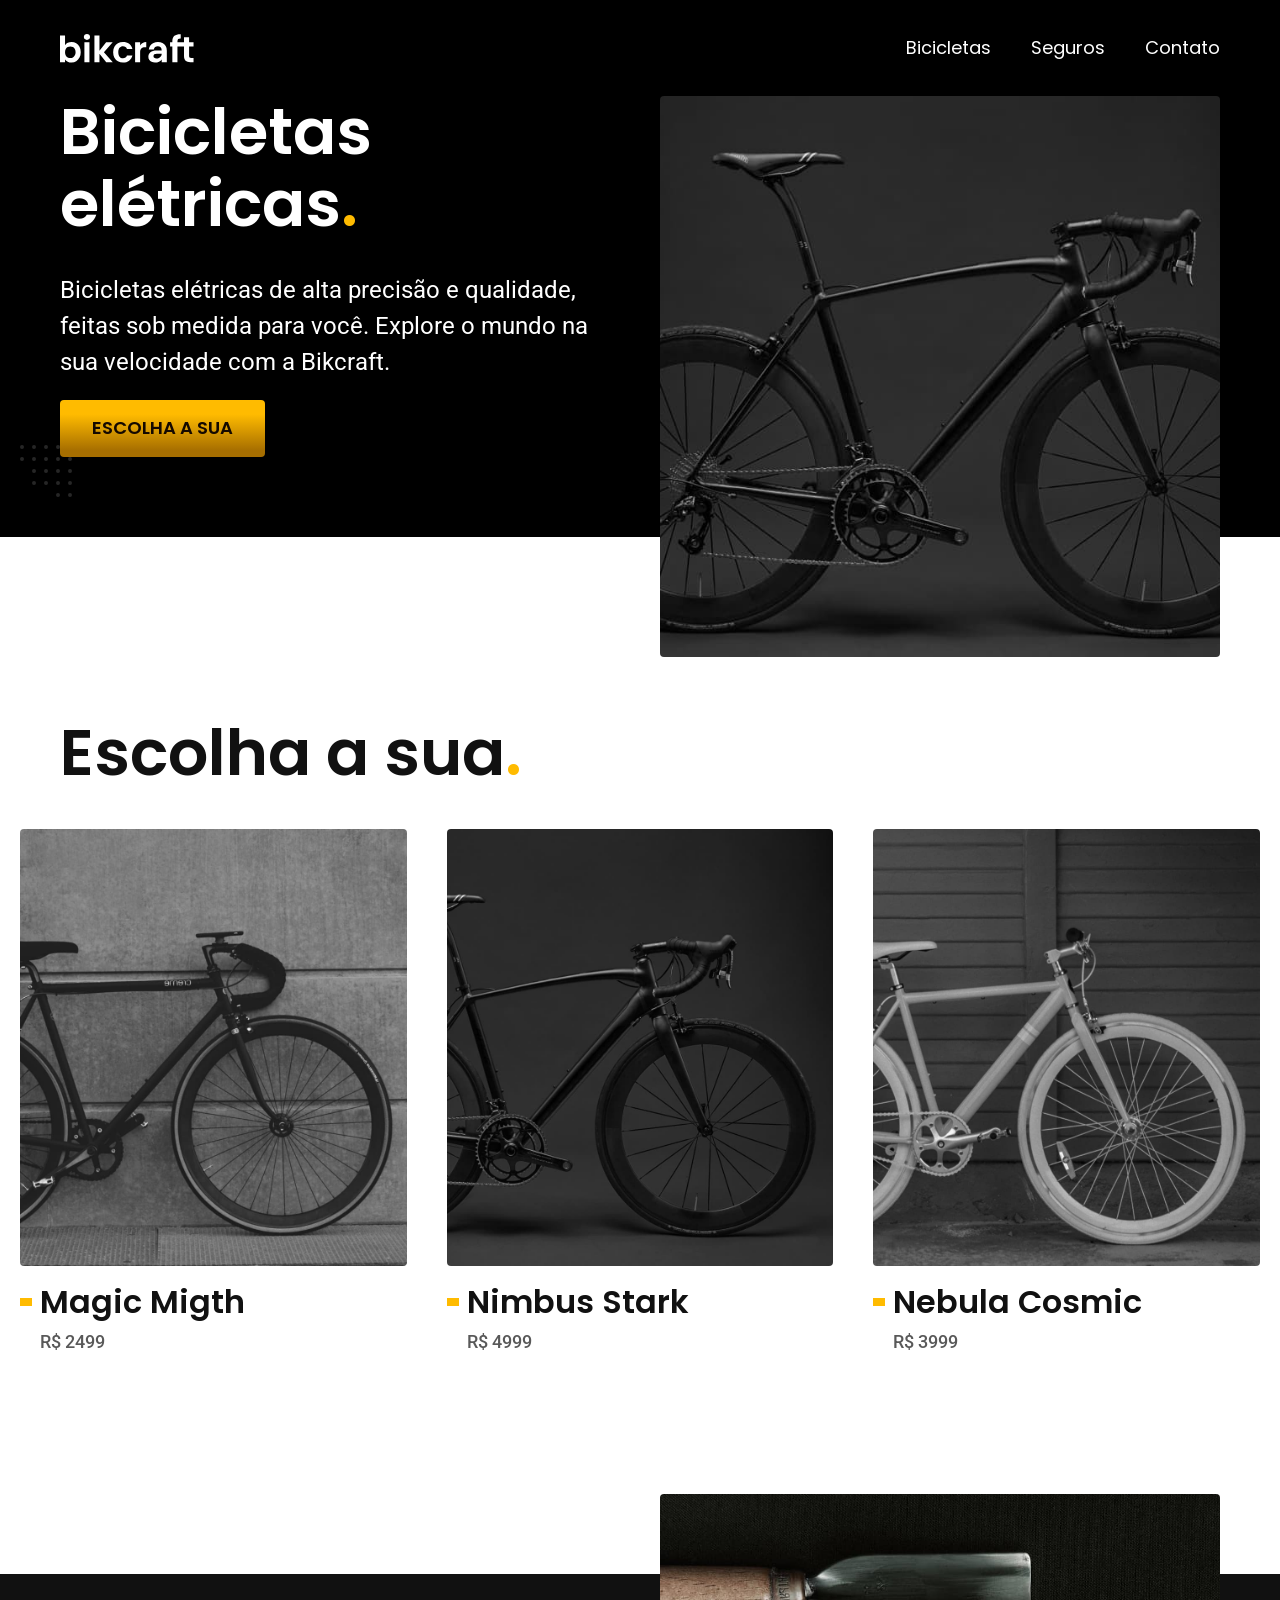
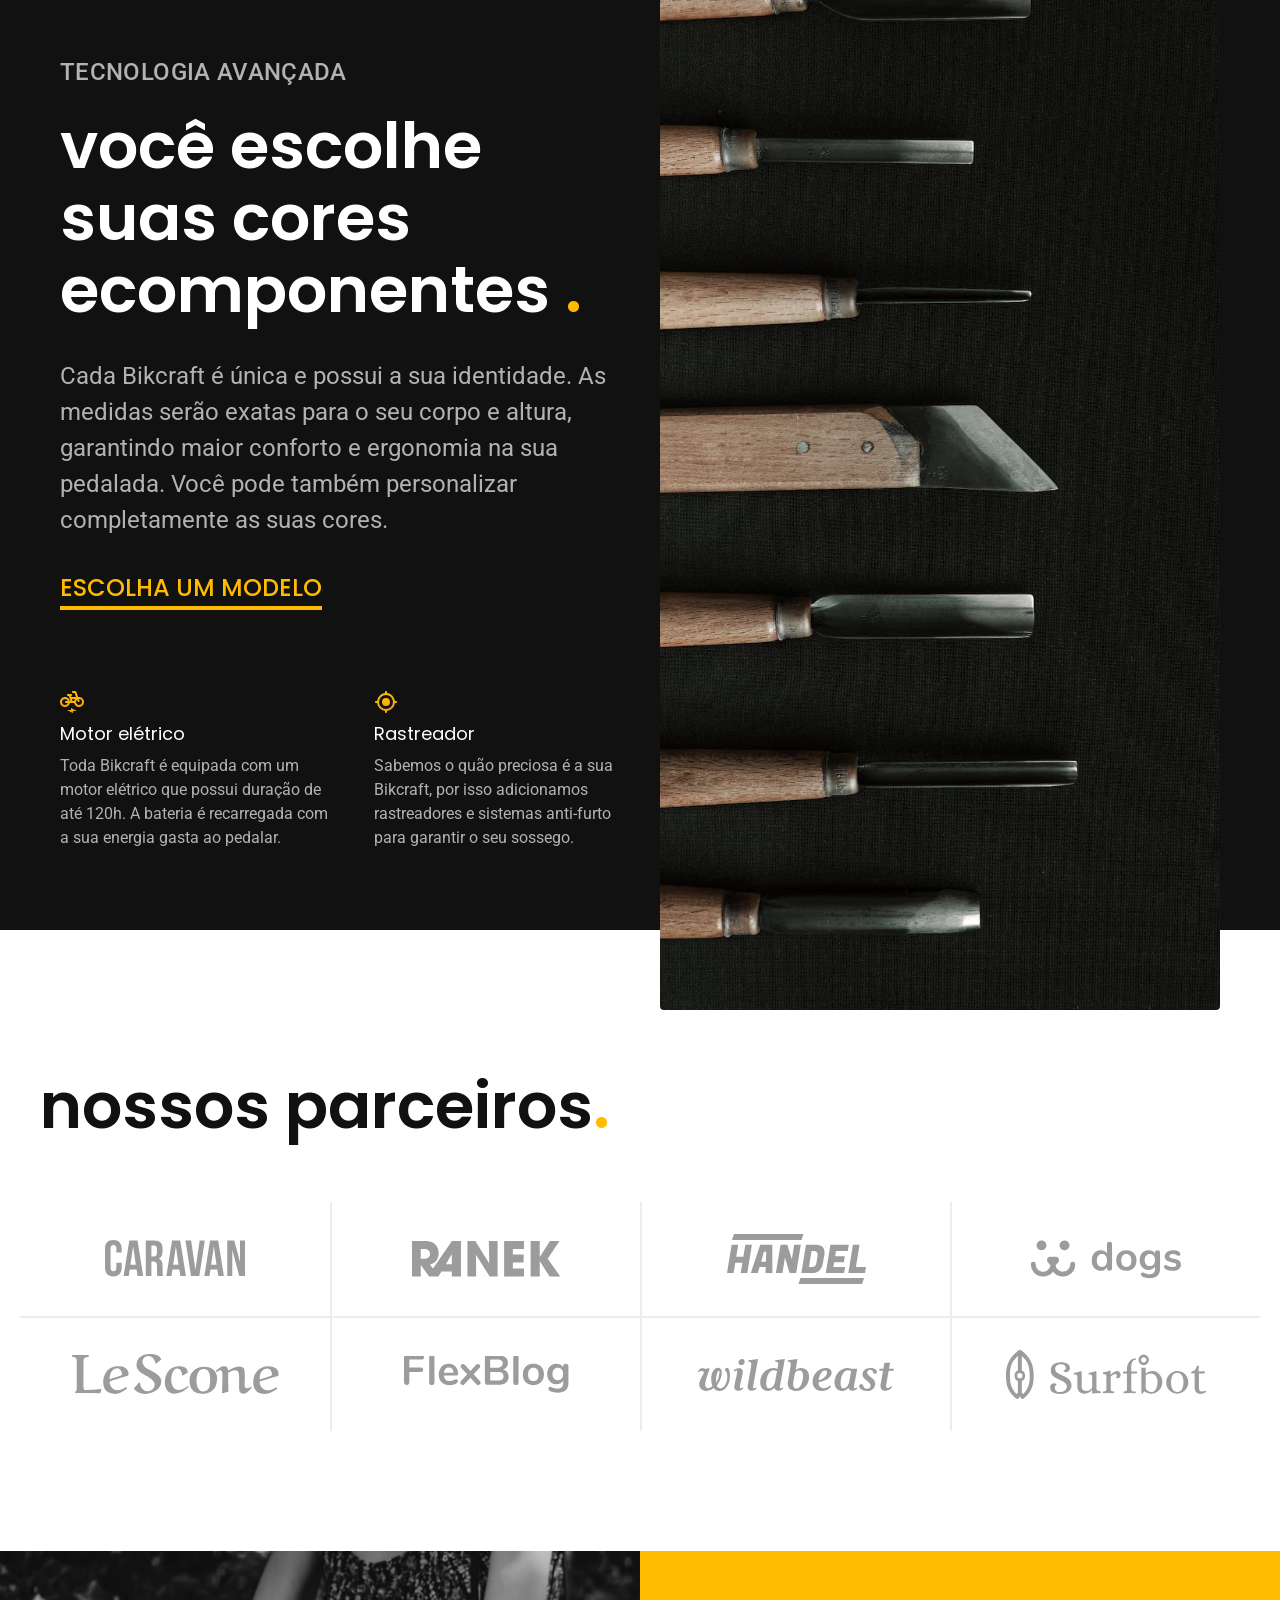
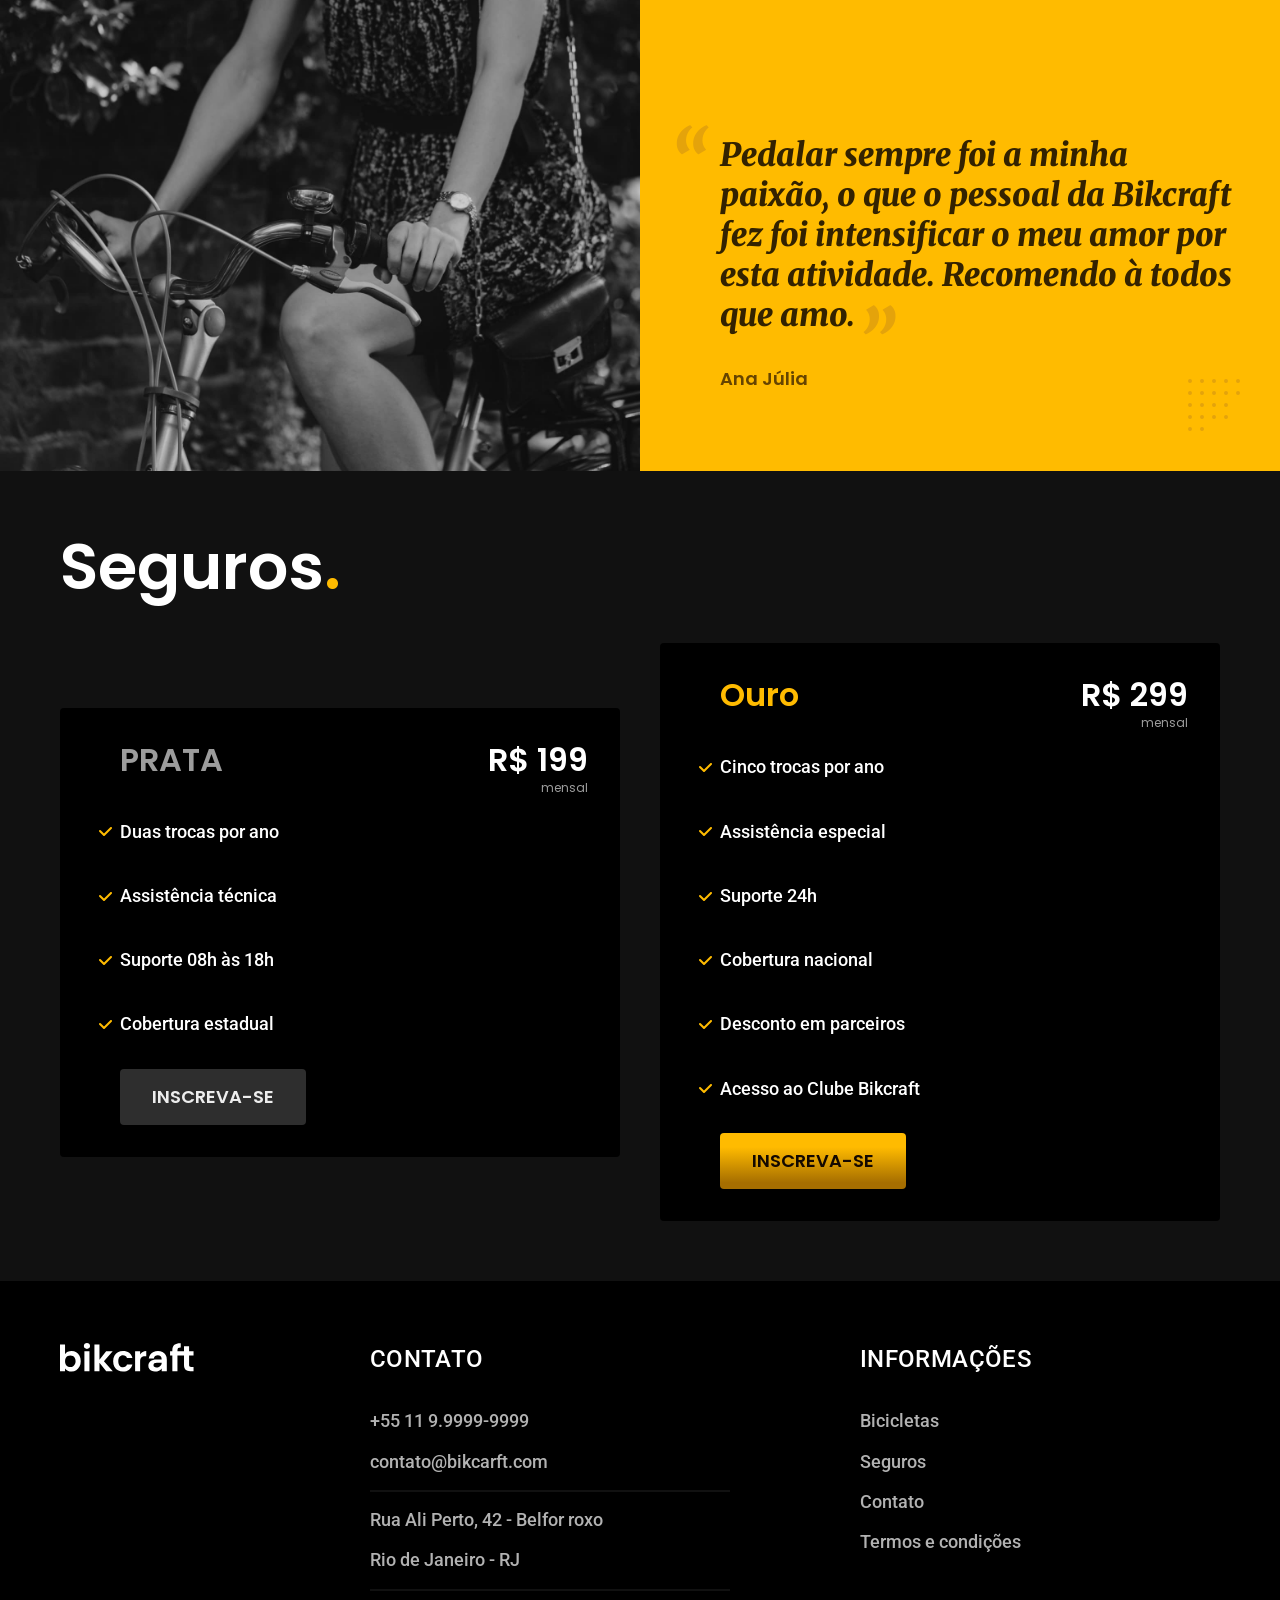
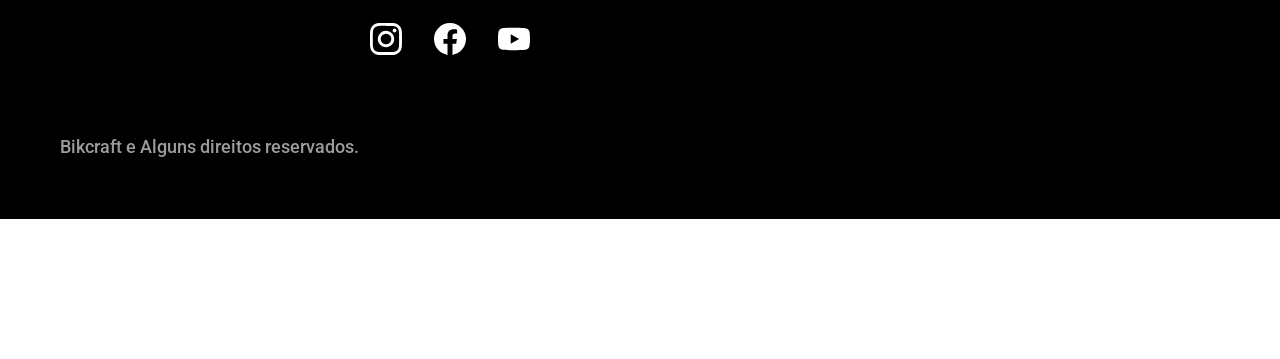
<file: index.html>
<!DOCTYPE html>
<html lang="pt-br">

<head>
  <meta charset="UTF-8">
  <meta name="viewport" content="width=device-width, initial-scale=1.0">
  <title>Bikecraft - bicicletas eletricas</title>
  <meta name="description" content="bicicletas eletricas, bicraft, de alta qualidade, com garantia, assistência técnica e entrega rápida.">

  <link rel="icon" href="./favicon.svg" type="image/svg+xml">
  <link rel="preload" href="./css/style.min.css" as="style">
  <link rel="stylesheet" href="./css/style.min.css">
  <link rel="preconnect" href="https://fonts.googleapis.com">
  <link rel="preconnect" href="https://fonts.gstatic.com" crossorigin>
  <link href="https://fonts.googleapis.com/css2?family=Merriweather:ital,opsz,wght@1,18..144,900&family=Poppins:wght@400;600&family=Roboto:ital,wght@0,100..900;1,100..900&display=swap" rel="stylesheet">
  <script>
    document.documentElement.classList.add('js')
  </script>
</head>

<body id="home">
  <header class="header-bg">
    <div class="header conteiner">
      <a href="./"><img src="./img/bikcraft.svg" width="136" height="32" alt="logo"></a>
      <nav aria-label="primaria">
        <ul class="header-menu font-1-m cor-0">
          <li><a href="./bicicletas.html">Bicicletas</a></li>
          <li><a href="./seguros.html">Seguros</a></li>
          <li><a href="./contato.html">Contato</a></li>
        </ul>
      </nav>
    </div>
  </header>
  <main class="introducao-bg">
    <div class="introducao conteiner">
      <div class="introducao-conteudo">
        <h1 class="font-1-xxl fadeInDown" data-anime="200">Bicicletas elétricas<span class="cor-p1">.</span></h1>
        <p class="fadeInDown" data-anime="400">Bicicletas elétricas de alta precisão e qualidade, feitas sob medida para você. Explore o mundo na sua velocidade com a Bikcraft.</p>
        <a class="botao fadeInDown" href="./bicicletas" data-anime="600">Escolha a sua</a>
      </div>
      <picture class="fadeInDown" data-anime="800">
        <source media="(max-width:800px)" srcset="./img/bicicletas/nimbus.jpg">
        <img src="./img/fotos/introducao.jpg" width="1280" height="1600" alt="bikpreta">
      </picture>
    </div>
  </main>
  <article class="bicicletas-lista">
    <h2 class="font-1-xxl conteiner">Escolha a sua<span class="cor-p1">.</span></h2>
    <ul>
      <li><a href="./bicicletas/magic.html">
          <img src="/img/bicicletas/magic-home.jpg" width="920" height="1040" alt="bike preta">
          <h3 class="font-1-xl">Magic Migth</h3>
          <span class="font-2-m cor-8">R$ 2499</span>
        </a>
      </li>
      <li><a href="./bicicletas/nimbus.html">
          <img src="/img/bicicletas/nimbus-home.jpg" width="920" height="1040" alt="bike preta">
          <h3 class="font-1-xl">Nimbus Stark</h3>
          <span class="font-2-m cor-8">R$ 4999</span>
        </a>
      </li>
      <li><a href="./bicicletas/nebula.html">
          <img src="/img/bicicletas/nebula-home.jpg" width="920" height="1040" alt="bike preta">
          <h3 class="font-1-xl">Nebula Cosmic</h3>
          <span class="font-2-m cor-8">R$ 3999</span>
        </a>
      </li>
    </ul>
  </article>
  <article class="tecnologia-bg">

    <div class="conteiner tecnologia">

      <div class="tecnologia-conteudo">

        <span class="font-2-l-b cor-5">tecnologia avançada</span>
        <h2 class="font-1-xxl cor-0">você escolhe suas cores ecomponentes <span class="cor-p1">.</span></h2>
        <p class="font-2-l cor-5">Cada Bikcraft é única e possui a sua identidade. As medidas serão exatas para o seu corpo e altura, garantindo maior conforto e ergonomia na sua pedalada. Você pode também personalizar completamente as suas cores.</p>
        <a class="link" href="./bicicletas.html"> escolha um modelo</a>
        <div class="tecnologia-vantagens">

          <div>
            <img src="./img/icones/eletrica.svg" width="24" height="24" alt="">
            <h3 class="font-1-m cor-0">Motor elétrico</h3>
            <p class="font-2-s cor-5">Toda Bikcraft é equipada com um motor elétrico que possui duração de até 120h. A bateria é recarregada com a sua energia gasta ao pedalar.</p>
          </div>

          <div>
            <img src="./img/icones/rastreador.svg" width="24" height="24" alt="">
            <h3 class="font-1-m cor-0">Rastreador</h3>
            <p class="font-2-s cor-5">Sabemos o quão preciosa é a sua Bikcraft, por isso adicionamos rastreadores e sistemas anti-furto para garantir o seu sossego.</p>
          </div>

        </div>

      </div>
      <div class="tecnologia-imagem">
        <img src="./img/fotos/tecnologia.jpg" width="1200" height="1920" alt="">
      </div>

    </div>
  </article>
  <section class="parceiros" aria-label="nossos parceiros">
    <h2 class="font-1-xxl conteiner">nossos parceiros<span class="cor-p1">.</span></h2>

    <ul>
      <li><img src="./img/parceiros/caravan.svg" alt="caravan"></li>
      <li><img src="./img/parceiros/ranek.svg" alt="ranek"></li>
      <li><img src="./img/parceiros/handel.svg" alt="handel"></li>
      <li><img src="./img/parceiros/dogs.svg" alt="dogs"></li>
      <li><img src="./img/parceiros/lescone.svg" alt="lescone"></li>
      <li><img src="./img/parceiros/flexblog.svg" alt="flexblog"></li>
      <li><img src="./img/parceiros/wildbeast.svg" alt="wildbeast"></li>
      <li><img src="./img/parceiros/surfbot.svg" alt="surfbot"></li>
    </ul>

  </section>
  <section class="depoimento" aria-label="depoimento">
    <div>
      <img src="./img/fotos/depoimento.jpg" alt="pessoa pedalando uma bicicleta bikcraft">
    </div>
    <div class="depoimento-conteudo">
      <blockquote class="font-1-xl cor-p5">
        <p>Pedalar sempre foi a minha paixão, o que o pessoal da Bikcraft fez foi intensificar o meu amor por esta atividade. Recomendo à todos que amo. </p>
      </blockquote>
      <span class="font-1-m-b cor-p4">Ana Júlia</span>
    </div>
  </section>
  <article class="seguros-bg">
    <div class="seguros conteiner">
      <h2 class="font-1-xxl cor-0">Seguros<span class="cor-p1">.</span></h2>
      <div class="seguros-item">
        <h3 class="font-1-xl cor-6">PRATA</h3>
        <span class="font-1-xl cor-0">R$ 199 <span class="font-1-xs cor-6">mensal</span></span>
        <ul class="font-2-m cor-0">
          <li>Duas trocas por ano</li>
          <li>Assistência técnica</li>
          <li>Suporte 08h às 18h</li>
          <li>Cobertura estadual</li>
        </ul>
        <a class="botao secundario" href="./orcamento.html">INSCREVA-SE</a>
      </div>
      <div class="seguros-item">
        <h3 class="font-1-xl cor-p1">Ouro</h3>
        <span class="font-1-xl cor-0">R$ 299 <span class="font-1-xs cor-6">mensal</span></span>
        <ul class="font-2-m cor-0">
          <li>Cinco trocas por ano</li>
          <li>Assistência especial</li>
          <li>Suporte 24h</li>
          <li>Cobertura nacional</li>
          <li>Desconto em parceiros</li>
          <li>Acesso ao Clube Bikcraft</li>
        </ul>
        <a class="botao" href="./orcamento.html">INSCREVA-SE</a>
      </div>
    </div>
  </article>
  <footer class="footer-bg">
    <div class="footer conteiner">
      <img src="./img/bikcraft.svg" alt="bikcraft">
      <div class="footer-contato">
        <h3 class="font-2-l-b cor-0">contato</h3>
        <ul class="font-2-m cor-5">
          <li><a href="tel:+5511999999999">+55 11 9.9999-9999</a></li>
          <li><a href="mailto:contato@bikcarft.com">contato@bikcarft.com</a></li>
          <li>Rua Ali Perto, 42 - Belfor roxo</li>
          <li>Rio de Janeiro - RJ</li>
        </ul>
        <div class="footer-redes">
          <a href="./">
            <img src="./img/redes/instagram.svg" alt="instagram">
          </a>
          <a href="./">
            <img src="./img/redes/facebook.svg" alt="facebook">
          </a>
          <a href="./">
            <img src="./img/redes/youtube.svg" alt="youtube">
          </a>
        </div>
      </div>

      <div class="footer-informacoes">
        <h3 class="font-2-l-b cor-0">Informações</h3>
        <nav>
          <ul class="font-2-m cor-5">
            <li><a href="./bicicletas.html">Bicicletas</a></li>
            <li><a href="./seguros.html">Seguros</a></li>
            <li><a href="./contato.html">Contato</a></li>
            <li><a href="./termos.html">Termos e condições</a></li>
          </ul>
        </nav>
      </div>
      <p class="footer-copy  font-2-m cor-6">Bikcraft e Alguns direitos reservados.</p>
    </div>

  </footer>
  <script src="./js/plugins/simple-anime.js"></script>
  <script src="./js/script.js"></script>
</body>

</html>
</file>
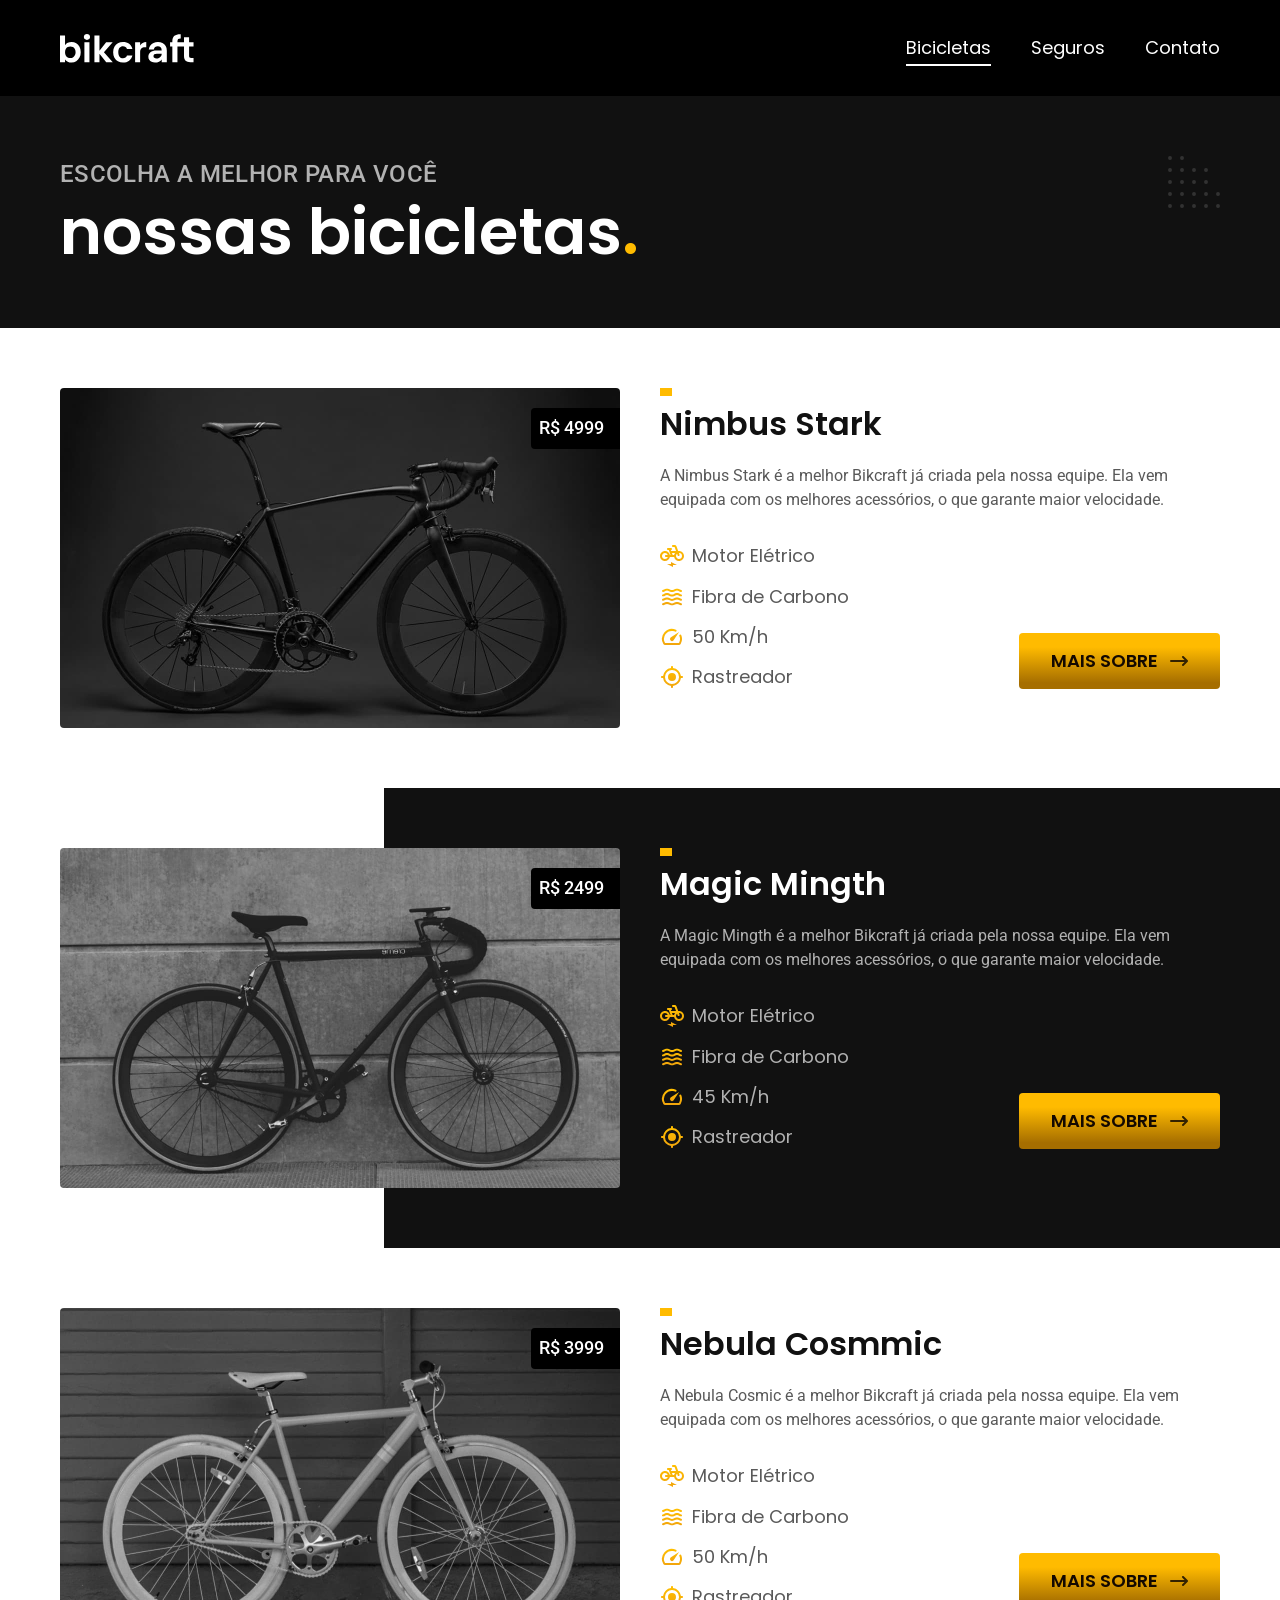
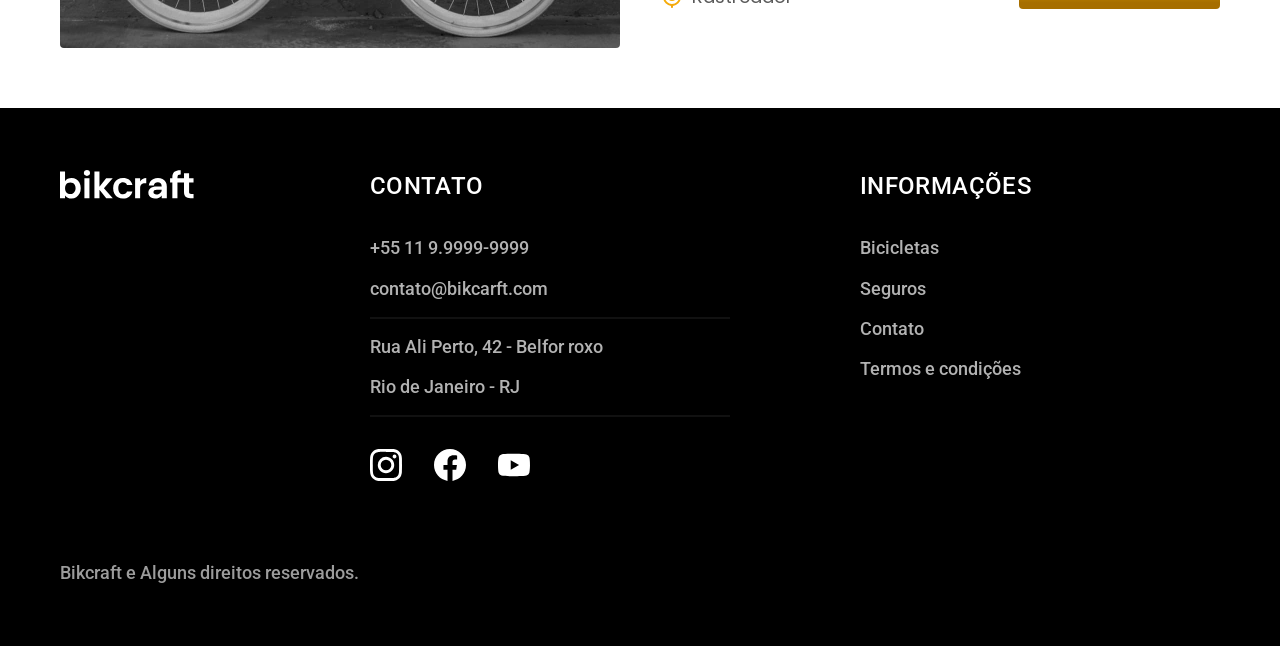
<file: bicicletas.html>
<!DOCTYPE html>
<html lang="pt-br">

<head>
  <meta charset="UTF-8">
  <meta name="viewport" content="width=device-width, initial-scale=1.0">
  <title>Bicicletas | Bikecraft</title>
  <meta name="description" content="bicicletas eletricas, bicraft, de alta qualidade, com garantia, assistência técnica e entrega rápida.">
  <link rel="icon" href="./favicon.svg" type="image/svg+xml">
  <link rel="preload" href="./css/style.min.css" as="style">
  <link rel="stylesheet" href="./css/style.min.css">
  <link rel="preconnect" href="https://fonts.googleapis.com">
  <link rel="preconnect" href="https://fonts.gstatic.com" crossorigin>
  <link href="https://fonts.googleapis.com/css2?family=Merriweather:ital,opsz,wght@1,18..144,900&family=Poppins:wght@400;600&family=Roboto:ital,wght@0,100..900;1,100..900&display=swap" rel="stylesheet">
  <script>
    document.documentElement.classList.add('js')
  </script>
</head>

<body id="bicicletas">
  <header class="header-bg">
    <div class="header conteiner">
      <a href="./"><img src="./img/bikcraft.svg" alt="logo"></a>
      <nav aria-label="primaria">
        <ul class="header-menu font-1-m cor-0">
          <li><a href="./bicicletas.html">Bicicletas</a></li>
          <li><a href="./seguros.html">Seguros</a></li>
          <li><a href="./contato.html">Contato</a></li>
        </ul>
      </nav>
    </div>
  </header>
  <main>
    <div class="titulo-bg">
      <div class="titulo conteiner">
        <p class="font-2-l-b  cor-5">Escolha a melhor para você</p>
        <h1 class="font-1-xxl cor-0">nossas bicicletas<span class="cor-p1">.</span></h1>
      </div>
    </div>

    <div class="bicicletas-bg">
      <div class="bicicletas conteiner">
        <div class="bicicletas-imagem">
          <img src="./img/bicicletas/nimbus.jpg" alt="Nimbus stark bickcraft">
          <span class="font-2-m cor-0">R$ 4999</span>
        </div>
        <div class="bicicletas-conteudo">
          <h2 class="font-1-xl">Nimbus Stark</h2>
          <p class="font-2-s cor-8">A Nimbus Stark é a melhor Bikcraft já criada pela nossa equipe. Ela vem equipada com os melhores acessórios, o que garante maior velocidade.</p>
          <ul class="font-1-m cor-8">
            <li><img src="./img/icones/eletrica.svg" alt="">
              Motor Elétrico
            </li>
            <li><img src="./img/icones/carbono.svg" alt="">
              Fibra de Carbono
            </li>
            <li><img src="./img/icones/velocidade.svg" alt="">
              50 Km/h
            </li>
            <li><img src="./img/icones/rastreador.svg" alt="">
              Rastreador
            </li>
          </ul>
          <a class="botao seta" href="./bicicletas/nimbus.html">Mais Sobre</a>
        </div>
      </div>
    </div>

    <!-- separandooo -->
    <div class="bicicletas-bg">
      <div class="bicicletas conteiner">
        <div class="bicicletas-imagem">
          <img src="./img/bicicletas/magic.jpg" alt="magic midgth bickcraft">
          <span class="font-2-m cor-0">R$ 2499</span>
        </div>
        <div class="bicicletas-conteudo">
          <h2 class="font-1-xl cor-0">Magic Mingth</h2>
          <p class="font-2-s cor-5">A Magic Mingth é a melhor Bikcraft já criada pela nossa equipe. Ela vem equipada com os melhores acessórios, o que garante maior velocidade.</p>
          <ul class="font-1-m cor-5">
            <li><img src="./img/icones/eletrica.svg" alt="">
              Motor Elétrico
            </li>
            <li><img src="./img/icones/carbono.svg" alt="">
              Fibra de Carbono
            </li>
            <li><img src="./img/icones/velocidade.svg" alt="">
              45 Km/h
            </li>
            <li><img src="./img/icones/rastreador.svg" alt="">
              Rastreador
            </li>
          </ul>
          <a class="botao seta" href="./bicicletas/magic.html">Mais Sobre</a>
        </div>
      </div>
    </div>

    <!-- separando -->

    <div class="bicicletas-bg">
      <div class="bicicletas conteiner">
        <div class="bicicletas-imagem">
          <img src="./img/bicicletas/nebula.jpg" alt="Nebula bickcraft">
          <span class="font-2-m cor-0">R$ 3999</span>
        </div>
        <div class="bicicletas-conteudo">
          <h2 class="font-1-xl">Nebula Cosmmic</h2>
          <p class="font-2-s cor-8">A Nebula Cosmic é a melhor Bikcraft já criada pela nossa equipe. Ela vem equipada com os melhores acessórios, o que garante maior velocidade.</p>
          <ul class="font-1-m cor-8">
            <li><img src="./img/icones/eletrica.svg" alt="">
              Motor Elétrico
            </li>
            <li><img src="./img/icones/carbono.svg" alt="">
              Fibra de Carbono
            </li>
            <li><img src="./img/icones/velocidade.svg" alt="">
              50 Km/h
            </li>
            <li><img src="./img/icones/rastreador.svg" alt="">
              Rastreador
            </li>
          </ul>
          <a class="botao seta" href="./bicicletas/nebula.html">Mais Sobre</a>
        </div>
      </div>
    </div>
    </div>

  </main>

  <footer class="footer-bg">
    <div class="footer conteiner">
      <img src="./img/bikcraft.svg" alt="bikcraft">
      <div class="footer-contato">
        <h3 class="font-2-l-b cor-0">contato</h3>
        <ul class="font-2-m cor-5">
          <li><a href="tel:+5511999999999">+55 11 9.9999-9999</a></li>
          <li><a href="mailto:contato@bikcarft.com">contato@bikcarft.com</a></li>
          <li>Rua Ali Perto, 42 - Belfor roxo</li>
          <li>Rio de Janeiro - RJ</li>
        </ul>
        <div class="footer-redes">
          <a href="./">
            <img src="./img/redes/instagram.svg" alt="instagram">
          </a>
          <a href="./">
            <img src="./img/redes/facebook.svg" alt="facebook">
          </a>
          <a href="./">
            <img src="./img/redes/youtube.svg" alt="youtube">
          </a>
        </div>
      </div>

      <div class="footer-informacoes">
        <h3 class="font-2-l-b cor-0">Informações</h3>
        <nav>
          <ul class="font-2-m cor-5">
            <li><a href="./bicicletas.html">Bicicletas</a></li>
            <li><a href="./seguros.html">Seguros</a></li>
            <li><a href="./contato.html">Contato</a></li>
            <li><a href="./termos.html">Termos e condições</a></li>
          </ul>
        </nav>
      </div>
      <p class="footer-copy  font-2-m cor-6">Bikcraft e Alguns direitos reservados.</p>
    </div>

  </footer>
  <script src="./js/script.js"></script>
</body>

</html>
</file>
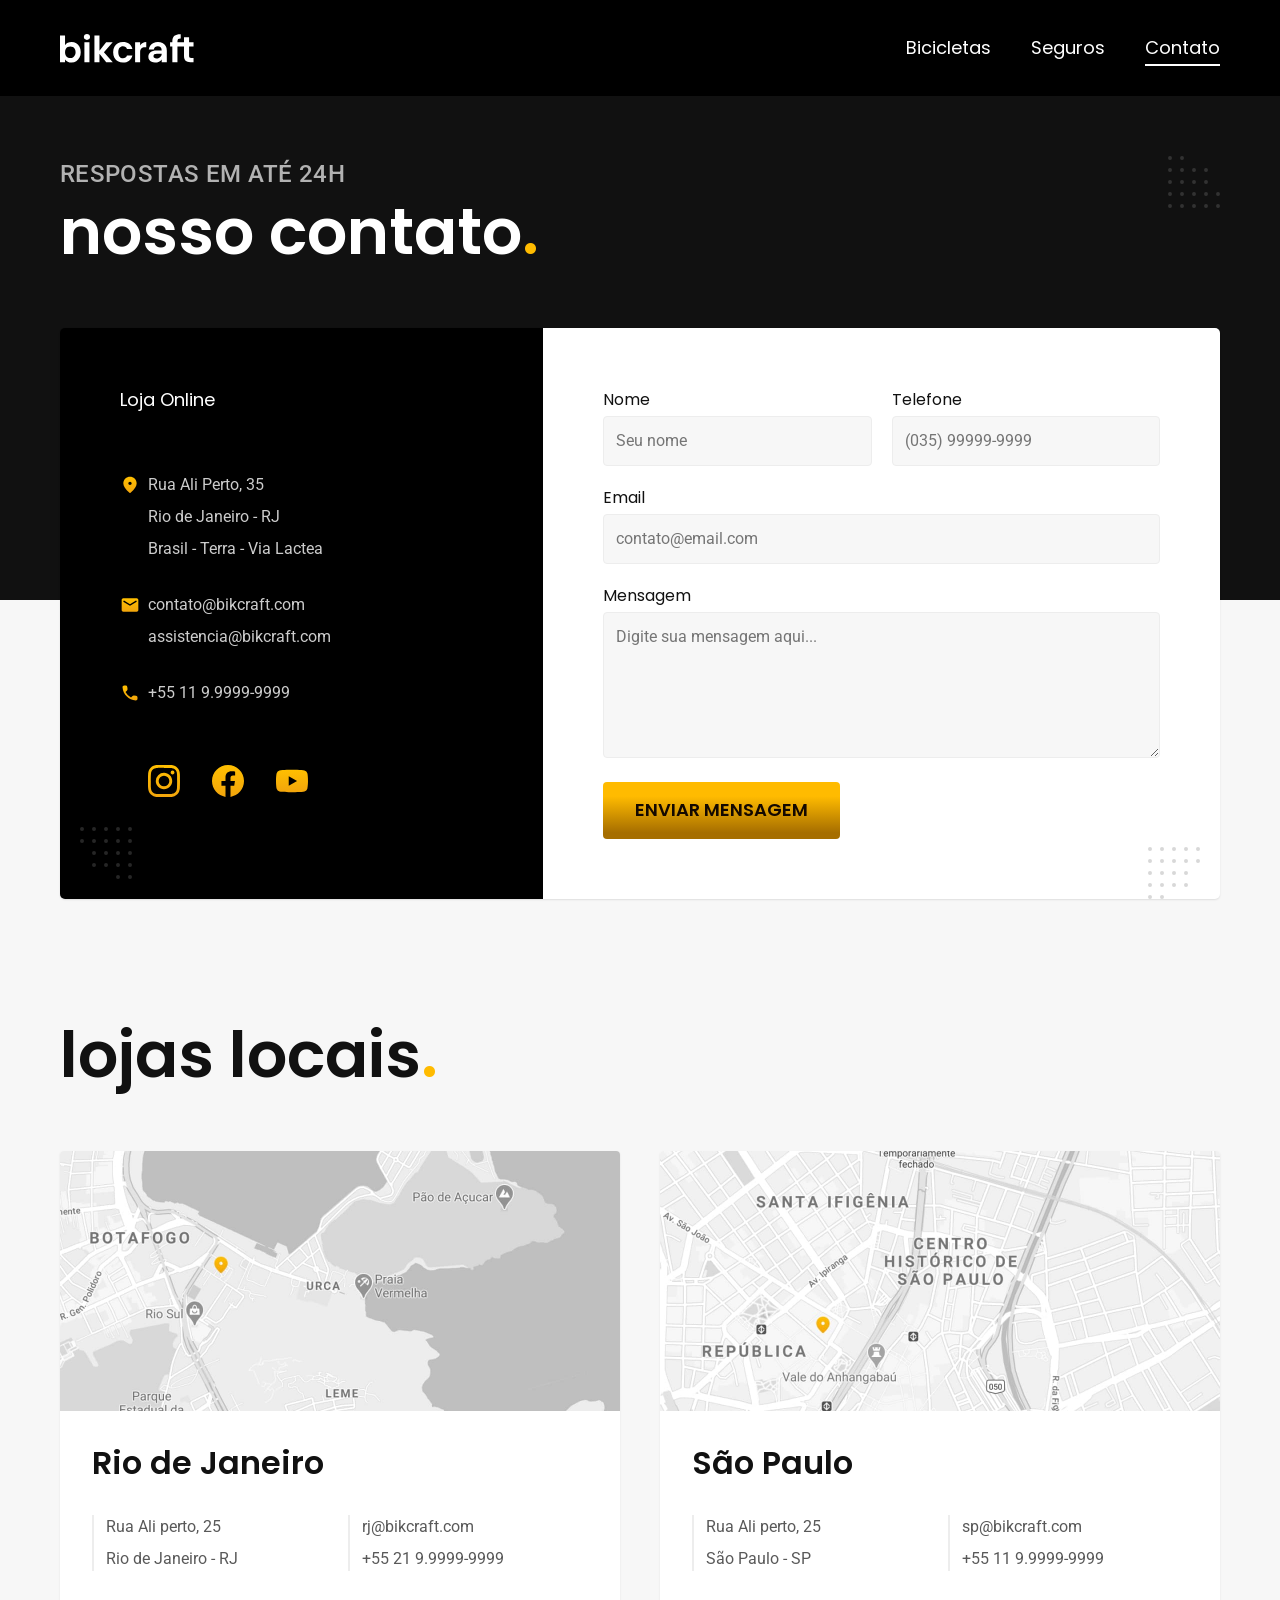
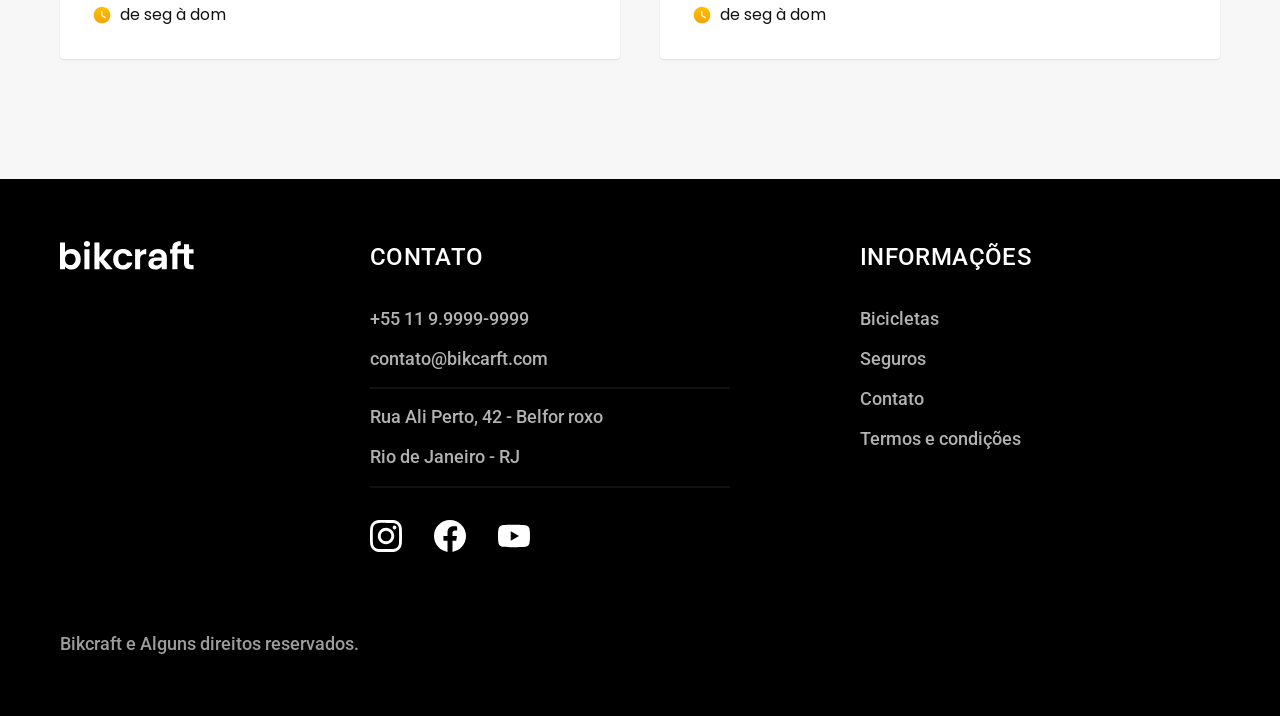
<file: contato.html>
<!DOCTYPE html>
<html lang="pt-br">

<head>
  <meta charset="UTF-8">
  <meta name="viewport" content="width=device-width, initial-scale=1.0">
  <title>contato | Bikecraft</title>
  <meta name="description" content="contato.">
  <link rel="icon" href="./favicon.svg" type="image/svg+xml">
  <link rel="preload" href="./css/style.min.css" as="style">
  <link rel="stylesheet" href="./css/style.min.css">
  <link rel="preconnect" href="https://fonts.googleapis.com">
  <link rel="preconnect" href="https://fonts.gstatic.com" crossorigin>
  <link href="https://fonts.googleapis.com/css2?family=Merriweather:ital,opsz,wght@1,18..144,900&family=Poppins:wght@400;600&family=Roboto:ital,wght@0,100..900;1,100..900&display=swap" rel="stylesheet">
  <script>
    document.documentElement.classList.add('js')
  </script>
</head>

<body id="contato">
  <header class="header-bg">
    <div class="header conteiner">
      <a href="./"><img src="./img/bikcraft.svg" alt="logo"></a>
      <nav aria-label="primaria">
        <ul class="header-menu font-1-m cor-0">
          <li><a href="./bicicletas.html">Bicicletas</a></li>
          <li><a href="./seguros.html">Seguros</a></li>
          <li><a href="./contato.html">Contato</a></li>
        </ul>
      </nav>
    </div>
  </header>
  <main>

    <!-- titulo aqui -->
    <div class="titulo-bg">
      <div class="titulo conteiner">
        <p class="font-2-l-b  cor-5">Respostas em até 24h</p>
        <h1 class="font-1-xxl cor-0">nosso contato<span class="cor-p1">.</span></h1>
      </div>
    </div>
    <!-- conteudo -->

    <div class="contato conteiner">
      <section class="contato-dados" aria-label="endereço">
        <h2 class="font-1-m cor-0">Loja Online</h2>
        <div class="contato-endereco font-2-s cor-4">
          <p>Rua Ali Perto, 35</p>
          <p>Rio de Janeiro - RJ</p>
          <p>Brasil - Terra - Via Lactea</p>
        </div>
        <address class="contato-meios font-2-s cor-4">
          <a href="mailto:contato@bikcraft.com">contato@bikcraft.com</a>
          <a href="mailto:assistencia@bikcraft.com">assistencia@bikcraft.com</a>
          <a href="tel:+5511999999999">+55 11 9.9999-9999</a>
        </address>
        <div class="contato-redes">
          <a href="./">
            <img src="./img/redes/instagram-p.svg" alt="instagram">
          </a>
          <a href="./">
            <img src="./img/redes/facebook-p.svg" alt="facebook">
          </a>
          <a href="./">
            <img src="./img/redes/youtube-p.svg" alt="youtube">
          </a>
        </div>
      </section>
      <!-- formulario -->
      <section class="contato-formulario" aria-label="formulario">
        <form class="form" action="./enviar.php" method="post">
          <div> <!-- nome -->
            <label for="nome">Nome</label>
            <input type="text" id="nome" name="nome" placeholder="Seu nome">
          </div>

          <div> <!-- telefone -->
            <label for="telefone">Telefone</label>
            <input type="text" id="telefone" name="telefone" placeholder="(035) 99999-9999">
          </div>

          <div class="col-2"> <!-- email -->
            <label for="email">Email</label>
            <input type="email" id="email" name="email" placeholder="contato@email.com">
          </div>

          <div class="col-2"> <!-- mensagem -->
            <label for="mensagem">Mensagem</label>
            <textarea rows="5" id="mensagem" name="mensagem" placeholder="Digite sua mensagem aqui..."></textarea>
          </div>
          <!-- botao -->
          <button class="botao col-2">Enviar mensagem</button>
        </form>
      </section>
    </div>
  </main>
  <!-- lojas -->
  <article class="lojas conteiner">
    <h2 class="font-1-xxl">lojas locais<span class="cor-p1">.</span></h2>
    <!-- loja rj -->
    <div class="lojas-item">
      <img src="./img/lojas/rj.jpg" alt="mapa marcando o endereço em Rua Ali perto, 25 - Rio de Janeiro - RJ">
      <!-- conteudo -->
      <div class="lojas-conteudo">
        <h3 class="font-1-xl">Rio de Janeiro</h3>
        <div class="lojas-dados font-2-s cor-8">
          <p>Rua Ali perto, 25</p>
          <p>Rio de Janeiro - RJ</p>
        </div>
        <div class="lojas-dados font-2-s cor-8">
          <a href="mailto:rj@bikcraft.com">rj@bikcraft.com</a>
          <a href="tel:+5521999999999">+55 21 9.9999-9999</a>
        </div>
        <p class="lojas-tempo font-1-s"><img src="./img/icones/horario.svg" alt=""> de seg à dom</p>
      </div>
    </div>

    <!-- loja sp -->

    <div class="lojas-item">
      <img src="./img/lojas/sp.jpg" alt="mapa marcando o endereço em Rua Ali perto, 25 - São Paulo - SP">
      <!-- conteudo -->
      <div class="lojas-conteudo">
        <h3 class="font-1-xl">São Paulo</h3>
        <div class="lojas-dados font-2-s cor-8">
          <p>Rua Ali perto, 25</p>
          <p>São Paulo - SP</p>
        </div>
        <div class="lojas-dados font-2-s cor-8">
          <a href="mailto:sp@bikcraft.com">sp@bikcraft.com</a>
          <a href="tel:+5511999999999">+55 11 9.9999-9999</a>
        </div>
        <p class="lojas-tempo font-1-s"><img src="./img/icones/horario.svg" alt=""> de seg à dom</p>
      </div>
    </div>
  </article>

  <!-- footer -->
  <footer class="footer-bg">
    <div class="footer conteiner">
      <img src="./img/bikcraft.svg" alt="bikcraft">
      <div class="footer-contato">
        <h3 class="font-2-l-b cor-0">contato</h3>
        <ul class="font-2-m cor-5">
          <li><a href="tel:+5511999999999">+55 11 9.9999-9999</a></li>
          <li><a href="mailto:contato@bikcarft.com">contato@bikcarft.com</a></li>
          <li>Rua Ali Perto, 42 - Belfor roxo</li>
          <li>Rio de Janeiro - RJ</li>
        </ul>
        <div class="footer-redes">
          <a href="./">
            <img src="./img/redes/instagram.svg" alt="instagram">
          </a>
          <a href="./">
            <img src="./img/redes/facebook.svg" alt="facebook">
          </a>
          <a href="./">
            <img src="./img/redes/youtube.svg" alt="youtube">
          </a>
        </div>
      </div>

      <div class="footer-informacoes">
        <h3 class="font-2-l-b cor-0">Informações</h3>
        <nav>
          <ul class="font-2-m cor-5">
            <li><a href="./bicicletas.html">Bicicletas</a></li>
            <li><a href="./seguros.html">Seguros</a></li>
            <li><a href="./contato.html">Contato</a></li>
            <li><a href="./termos.html">Termos e condições</a></li>
          </ul>
        </nav>
      </div>
      <p class="footer-copy  font-2-m cor-6">Bikcraft e Alguns direitos reservados.</p>
    </div>

  </footer>
  <script src="./js/formulario.js"></script>
  <script src="./js/script.js"></script>
</body>

</html>
</file>
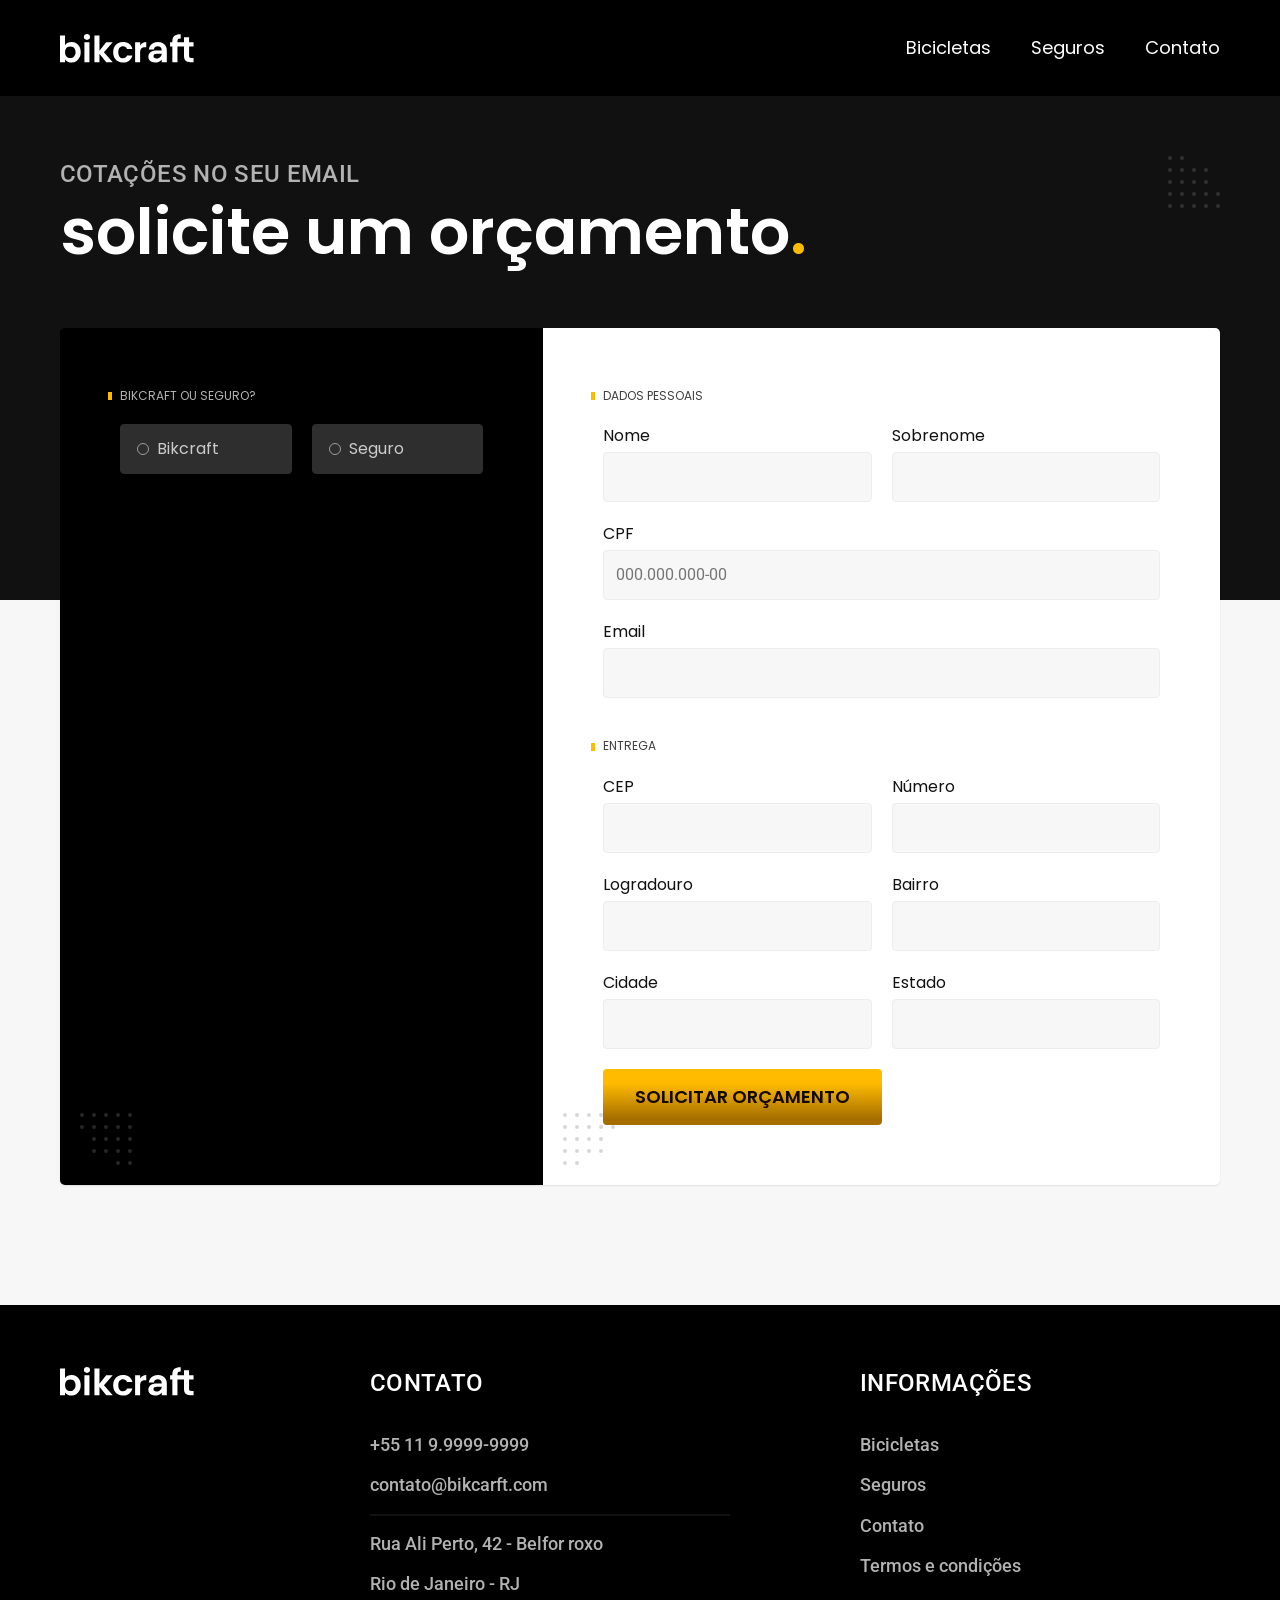
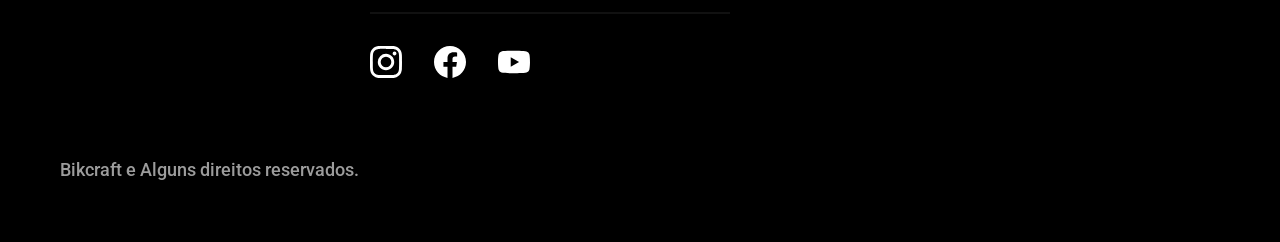
<file: orcamento.html>
<!DOCTYPE html>
<html lang="pt-br">

<head>
  <meta charset="UTF-8">
  <meta name="viewport" content="width=device-width, initial-scale=1.0">
  <title>orçamento | Bikcraft </title>
  <meta name="description" content="orçamento.">
  <link rel="icon" href="./favicon.svg" type="image/svg+xml">
  <link rel="preload" href="./css/style.min.css" as="style">
  <link rel="stylesheet" href="./css/style.min.css">
  <link rel="preconnect" href="https://fonts.googleapis.com">
  <link rel="preconnect" href="https://fonts.gstatic.com" crossorigin>
  <link href="https://fonts.googleapis.com/css2?family=Merriweather:ital,opsz,wght@1,18..144,900&family=Poppins:wght@400;600&family=Roboto:ital,wght@0,100..900;1,100..900&display=swap" rel="stylesheet">
  <script>
    document.documentElement.classList.add('js')
  </script>
</head>

<body id="orcamento">
  <header class="header-bg">
    <div class="header conteiner">
      <a href="./"><img src="./img/bikcraft.svg" alt="logo"></a>
      <nav aria-label="primaria">
        <ul class="header-menu font-1-m cor-0">
          <li><a href="./bicicletas.html">Bicicletas</a></li>
          <li><a href="./seguros.html">Seguros</a></li>
          <li><a href="./contato.html">Contato</a></li>
        </ul>
      </nav>
    </div>
  </header>
  <!-- header acima -->
  <!-- titulo -->
  <main>
    <div class="titulo-bg">
      <div class="titulo conteiner">
        <p class="font-2-l-b  cor-5">Cotações no seu email</p>
        <h1 class="font-1-xxl cor-0">solicite um orçamento<span class="cor-p1">.</span></h1>
      </div>
    </div>
    <!-- orçamento seleção -->
    <form class="orcamento conteiner" action="./enviar.php" method="post">
      <div class="orcamento-produto">
        <h2 class="font-1-xs cor-5">Bikcraft ou Seguro?</h2>

        <input type="radio" name="tipo" value="bikcraft" id="bikcraft">
        <label for="bikcraft">Bikcraft</label>

        <input type="radio" name="tipo" value="seguro" id="seguro">
        <label for="seguro">Seguro</label>

        <!-- seleçao do seguro ou bike -->
        <div class="orcamento-conteudo" id="orcamento-bikcraft">
          <h2 class="font-1-xs cor-5">Escolha a sua</h2>
          <!-- bicicletas  -->

          <input type="radio" name="produto" value="nimbus" id="nimbus">
          <label for="nimbus">Nimbus Stark <span>R$ 4999</span></label>
          <div class="orcamento-detalhes">
            <ul class="font-1-xs cor-8">
              <li><img src="./img/icones/eletrica.svg" alt="">Motor Elético</li>
              <li><img src="./img/icones/carbono.svg" alt="">Fibra de Carbono</li>
              <li><img src="./img/icones/velocidade.svg" alt="">50 km/h</li>
              <li><img src="./img/icones/rastreador.svg" alt="">rastreador</li>
            </ul>
            <img src="./img/bicicletas/nimbus.jpg" alt="bicicleta preta">
          </div>

          <input type="radio" name="produto" value="magic" id="magic">
          <label for="magic">Magic Migth <span>R$ 2499</span></label>
          <div class="orcamento-detalhes">
            <ul class="font-1-xs cor-8">
              <li><img src="./img/icones/eletrica.svg" alt="">Motor Elético</li>
              <li><img src="./img/icones/carbono.svg" alt="">Fibra de Carbono</li>
              <li><img src="./img/icones/velocidade.svg" alt="">45 km/h</li>
              <li><img src="./img/icones/rastreador.svg" alt="">rastreador</li>
            </ul>
            <img src="./img/bicicletas/magic.jpg" alt="bicicleta preta">
          </div>

          <input type="radio" name="produto" value="nebula" id="nebula">
          <label for="nebula">Nebula Cosmic <span>R$ 3999</span></label>
          <div class="orcamento-detalhes">
            <ul class="font-1-xs cor-8">
              <li><img src="./img/icones/eletrica.svg" alt="">Motor Elético</li>
              <li><img src="./img/icones/carbono.svg" alt="">Fibra de Carbono</li>
              <li><img src="./img/icones/velocidade.svg" alt="">40 km/h</li>
              <li><img src="./img/icones/rastreador.svg" alt="">rastreador</li>
            </ul>
            <img src="./img/bicicletas/nebula.jpg" alt="bicicleta branca">
          </div>

        </div>
        <!-- seguro -->
        <div class="orcamento-conteudo" id="orcamento-seguro">
          <h2 class="font-1-xs cor-5">Escolha o plano</h2>
          <!-- planos -->

          <input type="radio" name="produto" value="prata" id="prata">
          <label for="prata">Prata <span>R$ 199</span></label>

          <input type="radio" name="produto" value="ouro" id="ouro">
          <label for="ouro">Ouro <span>R$ 299</span></label>

        </div>
      </div>
      <div class="orcamento-dados form">
        <h2 class="font-1-xs cor-9 col-2">dados pessoais</h2>
        <!-- formulario -->
        <div> <!-- nome -->
          <label for="nome">Nome</label>
          <input type="text" id="nome" name="nome">
        </div>

        <div> <!-- sobrenome -->
          <label for="sobrenome">Sobrenome</label>
          <input type="text" id="sobrenome" name="sobrenome">
        </div>

        <div class="col-2"> <!-- cpf -->
          <label for="cpf">CPF</label>
          <input type="text" id="cpf" name="cpf" placeholder="000.000.000-00">
        </div>

        <div class="col-2"> <!-- email -->
          <label for="email">Email</label>
          <input type="text" id="email" name="email">
        </div>
        <h2 class="font-1-xs cor-9 col-2">entrega</h2>

        <div> <!-- cep -->
          <label for="cep">CEP</label>
          <input type="text" id="cep" name="cep">
        </div>

        <div> <!-- numero -->
          <label for="numero">Número</label>
          <input type="text" id="numero" name="numero">
        </div>

        <div> <!-- logradouro -->
          <label for="logradouro">Logradouro</label>
          <input type="text" id="logradouro" name="logradouro">
        </div>

        <div> <!-- bairro -->
          <label for="bairro">Bairro</label>
          <input type="text" id="bairro" name="bairro">
        </div>

        <div> <!-- cidade -->
          <label for="cidade">Cidade</label>
          <input type="text" id="cidade" name="cidade">
        </div>

        <div> <!-- estado -->
          <label for="estado">Estado</label>
          <input type="text" id="estado" name="estado">
        </div>
        <button class="botao col-2">solicitar orçamento</button>


      </div>
    </form>
  </main>

  <footer class="footer-bg">
    <div class="footer conteiner">
      <img src="./img/bikcraft.svg" alt="bikcraft">
      <div class="footer-contato">
        <h3 class="font-2-l-b cor-0">contato</h3>
        <ul class="font-2-m cor-5">
          <li><a href="tel:+5511999999999">+55 11 9.9999-9999</a></li>
          <li><a href="mailto:contato@bikcarft.com">contato@bikcarft.com</a></li>
          <li>Rua Ali Perto, 42 - Belfor roxo</li>
          <li>Rio de Janeiro - RJ</li>
        </ul>
        <div class="footer-redes">
          <a href="./">
            <img src="./img/redes/instagram.svg" alt="instagram">
          </a>
          <a href="./">
            <img src="./img/redes/facebook.svg" alt="facebook">
          </a>
          <a href="./">
            <img src="./img/redes/youtube.svg" alt="youtube">
          </a>
        </div>
      </div>

      <div class="footer-informacoes">
        <h3 class="font-2-l-b cor-0">Informações</h3>
        <nav>
          <ul class="font-2-m cor-5">
            <li><a href="./bicicletas.html">Bicicletas</a></li>
            <li><a href="./seguros.html">Seguros</a></li>
            <li><a href="./contato.html">Contato</a></li>
            <li><a href="./termos.html">Termos e condições</a></li>
          </ul>
        </nav>
      </div>
      <p class="footer-copy  font-2-m cor-6">Bikcraft e Alguns direitos reservados.</p>
    </div>

  </footer>
  <script src="./js/formulario.js"></script>
  <script src="./js/script.js"></script>
</body>

</html>
</file>
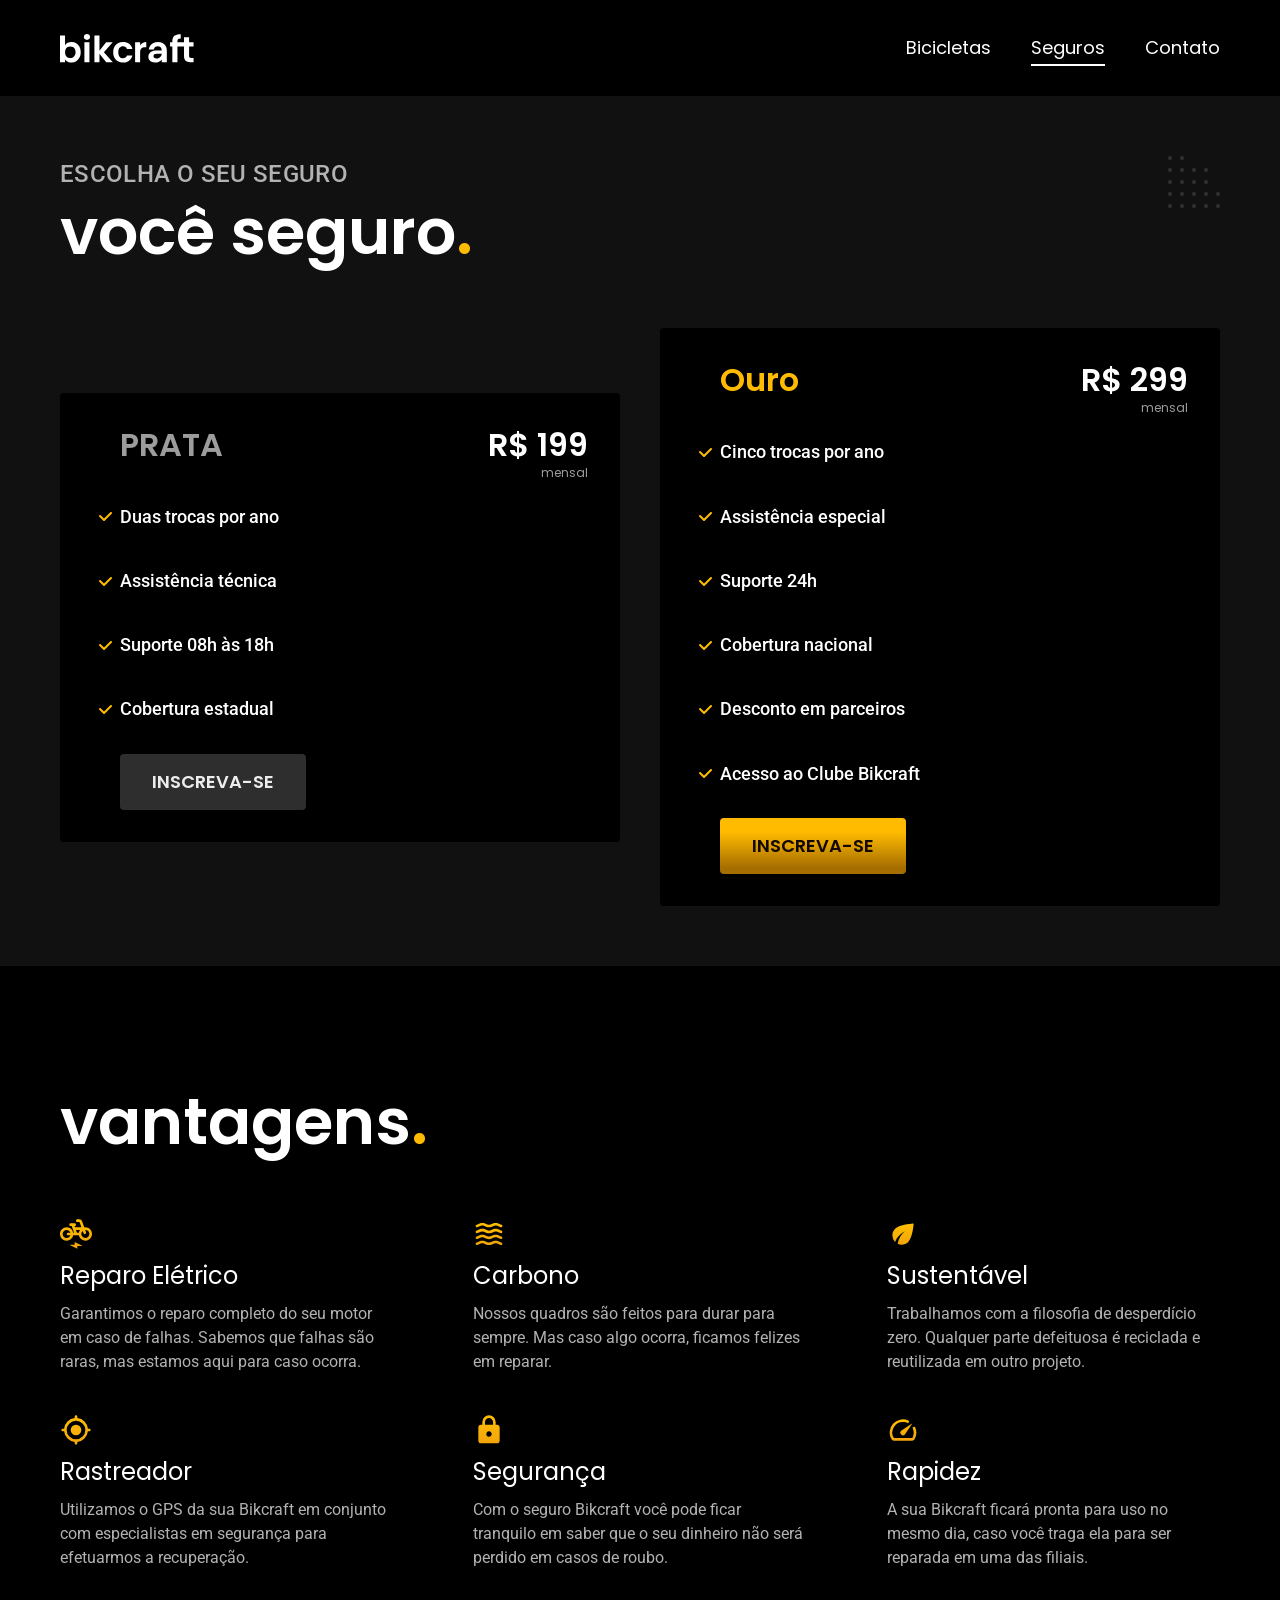
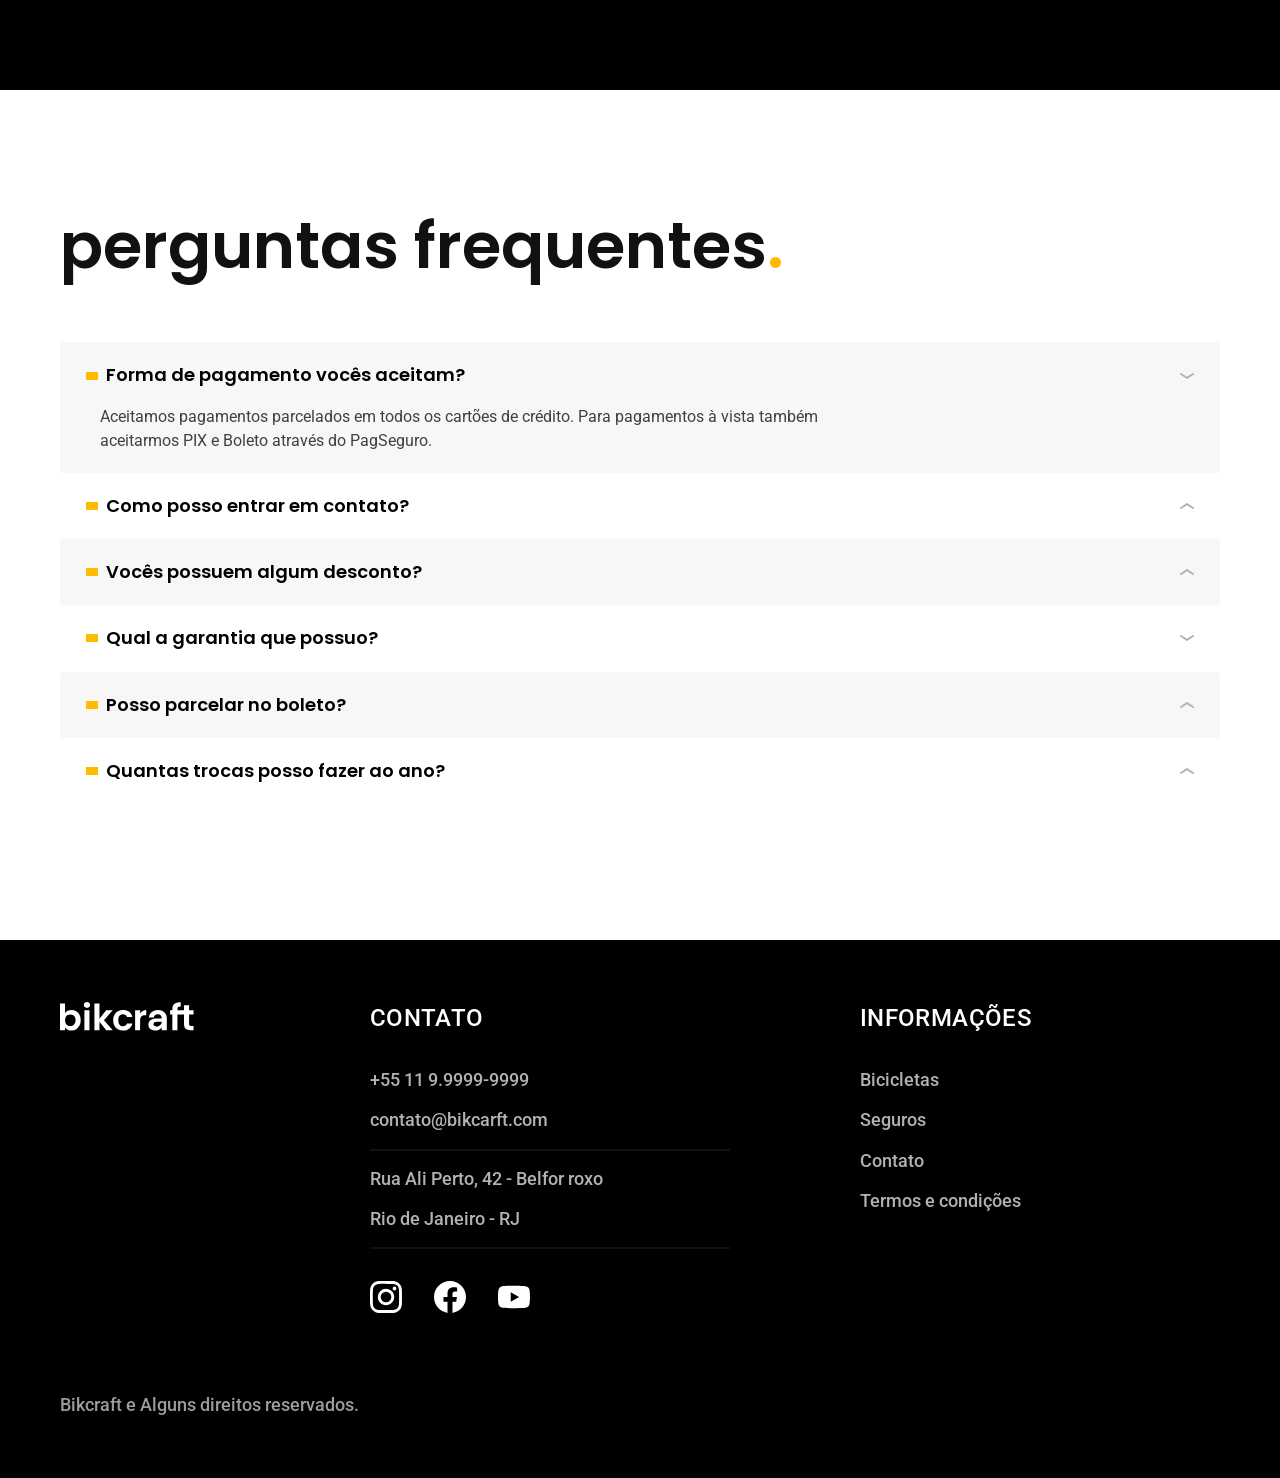
<file: seguros.html>
<!DOCTYPE html>
<html lang="pt-br">

<head>
  <meta charset="UTF-8">
  <meta name="viewport" content="width=device-width, initial-scale=1.0">
  <title>Seguros| Bikecraft</title>
  <meta name="description" content="Seguros">
  <link rel="icon" href="./favicon.svg" type="image/svg+xml">
  <link rel="preload" href="./css/style.min.css" as="style">
  <link rel="stylesheet" href="./css/style.min.css">
  <link rel="preconnect" href="https://fonts.googleapis.com">
  <link rel="preconnect" href="https://fonts.gstatic.com" crossorigin>
  <link href="https://fonts.googleapis.com/css2?family=Merriweather:ital,opsz,wght@1,18..144,900&family=Poppins:wght@400;600&family=Roboto:ital,wght@0,100..900;1,100..900&display=swap" rel="stylesheet">
  <script>
    document.documentElement.classList.add('js')
  </script>
</head>

<body id="seguros">
  <!-- header -->
  <header class="header-bg">
    <div class="header conteiner">
      <a href="./"><img src="./img/bikcraft.svg" alt="logo"></a>
      <nav aria-label="primaria">
        <ul class="header-menu font-1-m cor-0">
          <li><a href="./bicicletas.html">Bicicletas</a></li>
          <li><a href="./seguros.html">Seguros</a></li>
          <li><a href="./contato.html">Contato</a></li>
        </ul>
      </nav>
    </div>
  </header>
  <!-- vantagens -->
  <main class="seguros-bg">
    <div class="titulo-bg">
      <div class="titulo conteiner">
        <p class="font-2-l-b  cor-5">Escolha o seu Seguro</p>
        <h1 class="font-1-xxl cor-0">você seguro<span class="cor-p1">.</span></h1>
      </div>
    </div>


    <div class="seguros conteiner">
      <div class="seguros-item fadeInLeft" data-anime="200">
        <h3 class="font-1-xl cor-6">PRATA</h3>
        <span class="font-1-xl cor-0">R$ 199 <span class="font-1-xs cor-6">mensal</span></span>
        <ul class="font-2-m cor-0">
          <li>Duas trocas por ano</li>
          <li>Assistência técnica</li>
          <li>Suporte 08h às 18h</li>
          <li>Cobertura estadual</li>
        </ul>
        <a class="botao secundario" href="./orcamento.html?tipo=seguro&produto=prata">INSCREVA-SE</a>
      </div>
      <!-- ouro -->
      <div class="seguros-item fadeInRight" data-anime="400">
        <h3 class="font-1-xl cor-p1 ">Ouro</h3>
        <span class="font-1-xl cor-0">R$ 299 <span class="font-1-xs cor-6">mensal</span></span>
        <ul class="font-2-m cor-0">
          <li>Cinco trocas por ano</li>
          <li>Assistência especial</li>
          <li>Suporte 24h</li>
          <li>Cobertura nacional</li>
          <li>Desconto em parceiros</li>
          <li>Acesso ao Clube Bikcraft</li>
        </ul>
        <a class="botao" href="./orcamento.html?tipo=seguro&produto=ouro">INSCREVA-SE</a>
      </div>
    </div>
  </main>

  <article class="vantagens-bg">
    <div class="vantagens conteiner">
      <h2 class="font-1-xxl cor-0">vantagens<span class="cor-p1">.</span></h2>
      <ul>
        <li>
          <img src="./img/icones/eletrica.svg" alt="">
          <h3 class="font-1-l cor-0">Reparo Elétrico</h3>
          <p class="font-2-s cor-5">Garantimos o reparo completo do seu motor em caso de falhas. Sabemos que falhas são raras, mas estamos aqui para caso ocorra.</p>
        </li>
        <li>
          <img src="./img/icones/carbono.svg" alt="">
          <h3 class="font-1-l cor-0">Carbono</h3>
          <p class="font-2-s cor-5">Nossos quadros são feitos para durar para sempre. Mas caso algo ocorra, ficamos felizes em reparar.</p>
        </li>
        <li>
          <img src="./img/icones/sustentavel.svg" alt="">
          <h3 class="font-1-l cor-0">Sustentável</h3>
          <p class="font-2-s cor-5">Trabalhamos com a filosofia de desperdício zero. Qualquer parte defeituosa é reciclada e reutilizada em outro projeto.</p>
        </li>
        <li>
          <img src="./img/icones/rastreador.svg" alt="">
          <h3 class="font-1-l cor-0">Rastreador</h3>
          <p class="font-2-s cor-5">Utilizamos o GPS da sua Bikcraft em conjunto com especialistas em segurança para efetuarmos a recuperação.</p>
        </li>
        <li>
          <img src="./img/icones/seguro.svg" alt="">
          <h3 class="font-1-l cor-0">Segurança</h3>
          <p class="font-2-s cor-5">Com o seguro Bikcraft você pode ficar tranquilo em saber que o seu dinheiro não será perdido em casos de roubo.</p>
        </li>
        <li>
          <img src="./img/icones/velocidade.svg" alt="">
          <h3 class="font-1-l cor-0">Rapidez</h3>
          <p class="font-2-s cor-5">A sua Bikcraft ficará pronta para uso no mesmo dia, caso você traga ela para ser reparada em uma das filiais.</p>
        </li>
      </ul>
    </div>
  </article>

  <!-- perguntas frequentes -->

  <article class="perguntas conteiner">
    <h2 class="font-1-xxl">perguntas frequentes<span class="cor-p1">.</span></h2>
    <dl>
      <div>
        <dt><button class="font-1-m-b" aria-controls="pergunta1" aria-expanded="true">Forma de pagamento vocês aceitam?</button></dt>
        <dd id="pergunta1" class="font-2-s cor-9 ativa">Aceitamos pagamentos parcelados em todos os cartões de crédito. Para pagamentos à vista também aceitarmos PIX e Boleto através do PagSeguro.</dd>
      </div>

      <div>
        <dt><button class="font-1-m-b" aria-controls="pergunta2" aria-expanded="false">Como posso entrar em contato?</button></dt>
        <dd id="pergunta2" class="font-2-s cor-9">Aceitamos pagamentos parcelados em todos os cartões de crédito. Para pagamentos à vista também aceitarmos PIX e Boleto através do PagSeguro.</dd>
      </div>

      <div>
        <dt><button class="font-1-m-b" aria-controls="pergunta3" aria-expanded="false">Vocês possuem algum desconto?</button></dt>
        <dd id="pergunta3" class="font-2-s cor-9">Aceitamos pagamentos parcelados em todos os cartões de crédito. Para pagamentos à vista também aceitarmos PIX e Boleto através do PagSeguro.</dd>
      </div>

      <div>
        <dt><button class="font-1-m-b" aria-controls="pergunta4" aria-expanded="true">Qual a garantia que possuo?</button></dt>
        <dd id="pergunta4" class="font-2-s cor-9">Aceitamos pagamentos parcelados em todos os cartões de crédito. Para pagamentos à vista também aceitarmos PIX e Boleto através do PagSeguro.</dd>
      </div>

      <div>
        <dt><button class="font-1-m-b" aria-controls="pergunta5" aria-expanded="false">Posso parcelar no boleto?</button></dt>
        <dd id="pergunta5" class="font-2-s cor-9">Aceitamos pagamentos parcelados em todos os cartões de crédito. Para pagamentos à vista também aceitarmos PIX e Boleto através do PagSeguro.</dd>
      </div>

      <div>
        <dt><button class="font-1-m-b" aria-controls="pergunta6" aria-expanded="false">Quantas trocas posso fazer ao ano?</button></dt>
        <dd id="pergunta6" class="font-2-s cor-9">Aceitamos pagamentos parcelados em todos os cartões de crédito. Para pagamentos à vista também aceitarmos PIX e Boleto através do PagSeguro.</dd>
      </div>
    </dl>

  </article>





  <!-- footer -->
  <footer class="footer-bg">
    <div class="footer conteiner">
      <img src="./img/bikcraft.svg" alt="bikcraft">
      <div class="footer-contato">
        <h3 class="font-2-l-b cor-0">contato</h3>
        <ul class="font-2-m cor-5">
          <li><a href="tel:+5511999999999">+55 11 9.9999-9999</a></li>
          <li><a href="mailto:contato@bikcarft.com">contato@bikcarft.com</a></li>
          <li>Rua Ali Perto, 42 - Belfor roxo</li>
          <li>Rio de Janeiro - RJ</li>
        </ul>
        <div class="footer-redes">
          <a href="./">
            <img src="./img/redes/instagram.svg" alt="instagram">
          </a>
          <a href="./">
            <img src="./img/redes/facebook.svg" alt="facebook">
          </a>
          <a href="./">
            <img src="./img/redes/youtube.svg" alt="youtube">
          </a>
        </div>
      </div>

      <div class="footer-informacoes">
        <h3 class="font-2-l-b cor-0">Informações</h3>
        <nav>
          <ul class="font-2-m cor-5">
            <li><a href="./bicicletas.html">Bicicletas</a></li>
            <li><a href="./seguros.html">Seguros</a></li>
            <li><a href="./contato.html">Contato</a></li>
            <li><a href="./termos.html">Termos e condições</a></li>
          </ul>
        </nav>
      </div>
      <p class="footer-copy  font-2-m cor-6">Bikcraft e Alguns direitos reservados.</p>
    </div>

  </footer>
  <script src="./js/plugins/simple-anime.js"></script>
  <script src="./js/script.js"></script>
</body>

</html>
</file>
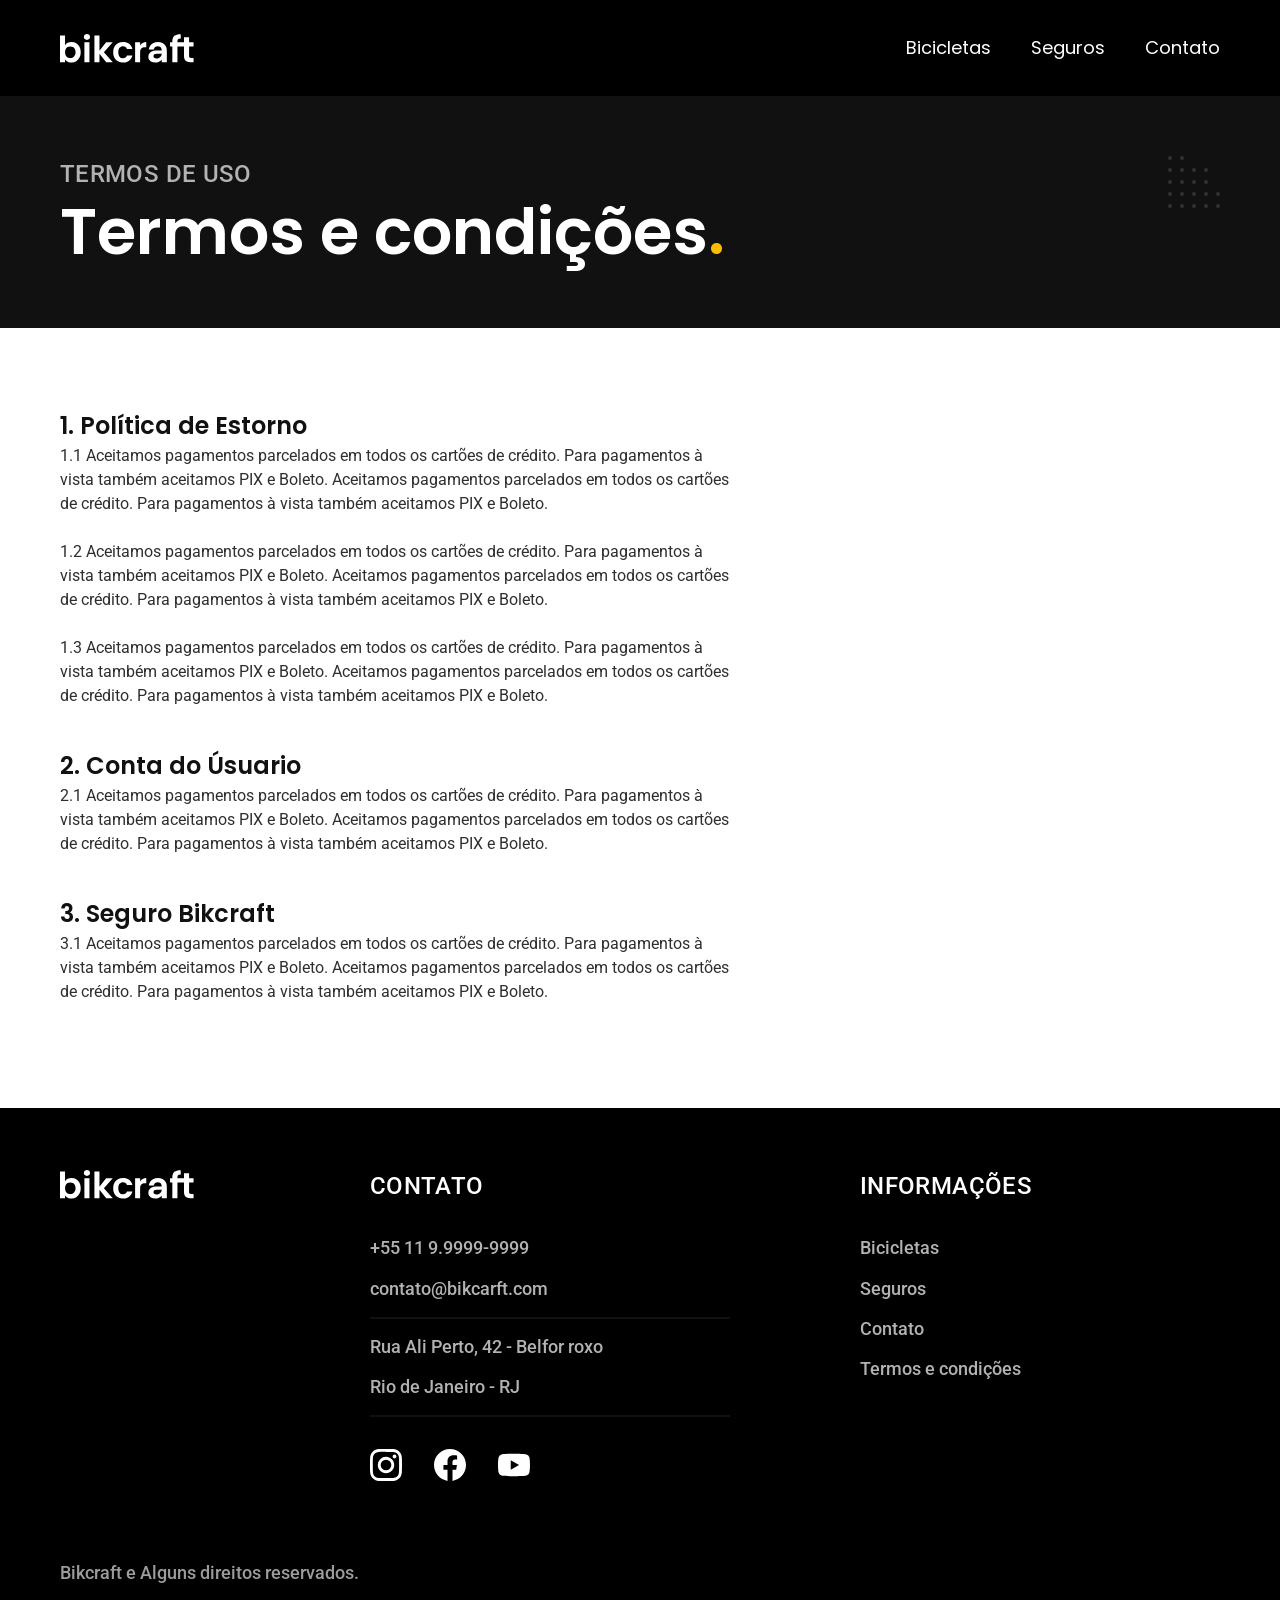
<file: termos.html>
<!DOCTYPE html>
<html lang="pt-br">

<head>
  <meta charset="UTF-8">
  <meta name="viewport" content="width=device-width, initial-scale=1.0">
  <title>Termos e condições | Bikecraft - bicicletas eletricas</title>
  <meta name="description" content="Termos e condições.">
  <link rel="icon" href="./favicon.svg" type="image/svg+xml">
  <link rel="preload" href="./css/style.min.css" as="style">
  <link rel="stylesheet" href="./css/style.min.css">
  <link rel="preconnect" href="https://fonts.googleapis.com">
  <link rel="preconnect" href="https://fonts.gstatic.com" crossorigin>
  <link href="https://fonts.googleapis.com/css2?family=Merriweather:ital,opsz,wght@1,18..144,900&family=Poppins:wght@400;600&family=Roboto:ital,wght@0,100..900;1,100..900&display=swap" rel="stylesheet">
  <script>
    document.documentElement.classList.add('js')
  </script>
</head>

<body id="termos">
  <header class="header-bg">
    <div class="header conteiner">
      <a href="./"><img src="./img/bikcraft.svg" alt="logo"></a>
      <nav aria-label="primaria">
        <ul class="header-menu font-1-m cor-0">
          <li><a href="./bicicletas.html">Bicicletas</a></li>
          <li><a href="./seguros.html">Seguros</a></li>
          <li><a href="./contato.html">Contato</a></li>
        </ul>
      </nav>
    </div>
  </header>
  <main>
    <div class="titulo-bg">
      <div class="titulo conteiner">
        <p class="font-2-l-b  cor-5">Termos de uso</p>
        <h1 class="font-1-xxl cor-0">Termos e condições<span class="cor-p1">.</span></h1>
      </div>
    </div>
    <div class="termos font-2-s cor-10 conteiner">
      <h2 class="font-1-l cor-11">1. Política de Estorno</h2>
      <p>1.1 Aceitamos pagamentos parcelados em todos os cartões de crédito. Para pagamentos à vista também aceitamos PIX e Boleto. Aceitamos pagamentos parcelados em todos os cartões de crédito. Para pagamentos à vista também aceitamos PIX e Boleto.</p>
      <p>1.2 Aceitamos pagamentos parcelados em todos os cartões de crédito. Para pagamentos à vista também aceitamos PIX e Boleto. Aceitamos pagamentos parcelados em todos os cartões de crédito. Para pagamentos à vista também aceitamos PIX e Boleto.</p>
      <p>1.3 Aceitamos pagamentos parcelados em todos os cartões de crédito. Para pagamentos à vista também aceitamos PIX e Boleto. Aceitamos pagamentos parcelados em todos os cartões de crédito. Para pagamentos à vista também aceitamos PIX e Boleto.</p>
      <h2 class="font-1-l cor-11">2. Conta do Úsuario</h2>
      <p>2.1 Aceitamos pagamentos parcelados em todos os cartões de crédito. Para pagamentos à vista também aceitamos PIX e Boleto. Aceitamos pagamentos parcelados em todos os cartões de crédito. Para pagamentos à vista também aceitamos PIX e Boleto.</p>
      <h2 class="font-1-l cor-11">3. Seguro Bikcraft</h2>
      <p>3.1 Aceitamos pagamentos parcelados em todos os cartões de crédito. Para pagamentos à vista também aceitamos PIX e Boleto. Aceitamos pagamentos parcelados em todos os cartões de crédito. Para pagamentos à vista também aceitamos PIX e Boleto.</p>
    </div>
  </main>

  <footer class="footer-bg">
    <div class="footer conteiner">
      <img src="./img/bikcraft.svg" alt="bikcraft">
      <div class="footer-contato">
        <h3 class="font-2-l-b cor-0">contato</h3>
        <ul class="font-2-m cor-5">
          <li><a href="tel:+5511999999999">+55 11 9.9999-9999</a></li>
          <li><a href="mailto:contato@bikcarft.com">contato@bikcarft.com</a></li>
          <li>Rua Ali Perto, 42 - Belfor roxo</li>
          <li>Rio de Janeiro - RJ</li>
        </ul>
        <div class="footer-redes">
          <a href="./">
            <img src="./img/redes/instagram.svg" alt="instagram">
          </a>
          <a href="./">
            <img src="./img/redes/facebook.svg" alt="facebook">
          </a>
          <a href="./">
            <img src="./img/redes/youtube.svg" alt="youtube">
          </a>
        </div>
      </div>

      <div class="footer-informacoes">
        <h3 class="font-2-l-b cor-0">Informações</h3>
        <nav>
          <ul class="font-2-m cor-5">
            <li><a href="./bicicletas.html">Bicicletas</a></li>
            <li><a href="./seguros.html">Seguros</a></li>
            <li><a href="./contato.html">Contato</a></li>
            <li><a href="./termos.html">Termos e condições</a></li>
          </ul>
        </nav>
      </div>
      <p class="footer-copy  font-2-m cor-6">Bikcraft e Alguns direitos reservados.</p>
    </div>

  </footer>
  <script src="./js/script.js"></script>
</body>

</html>
</file>
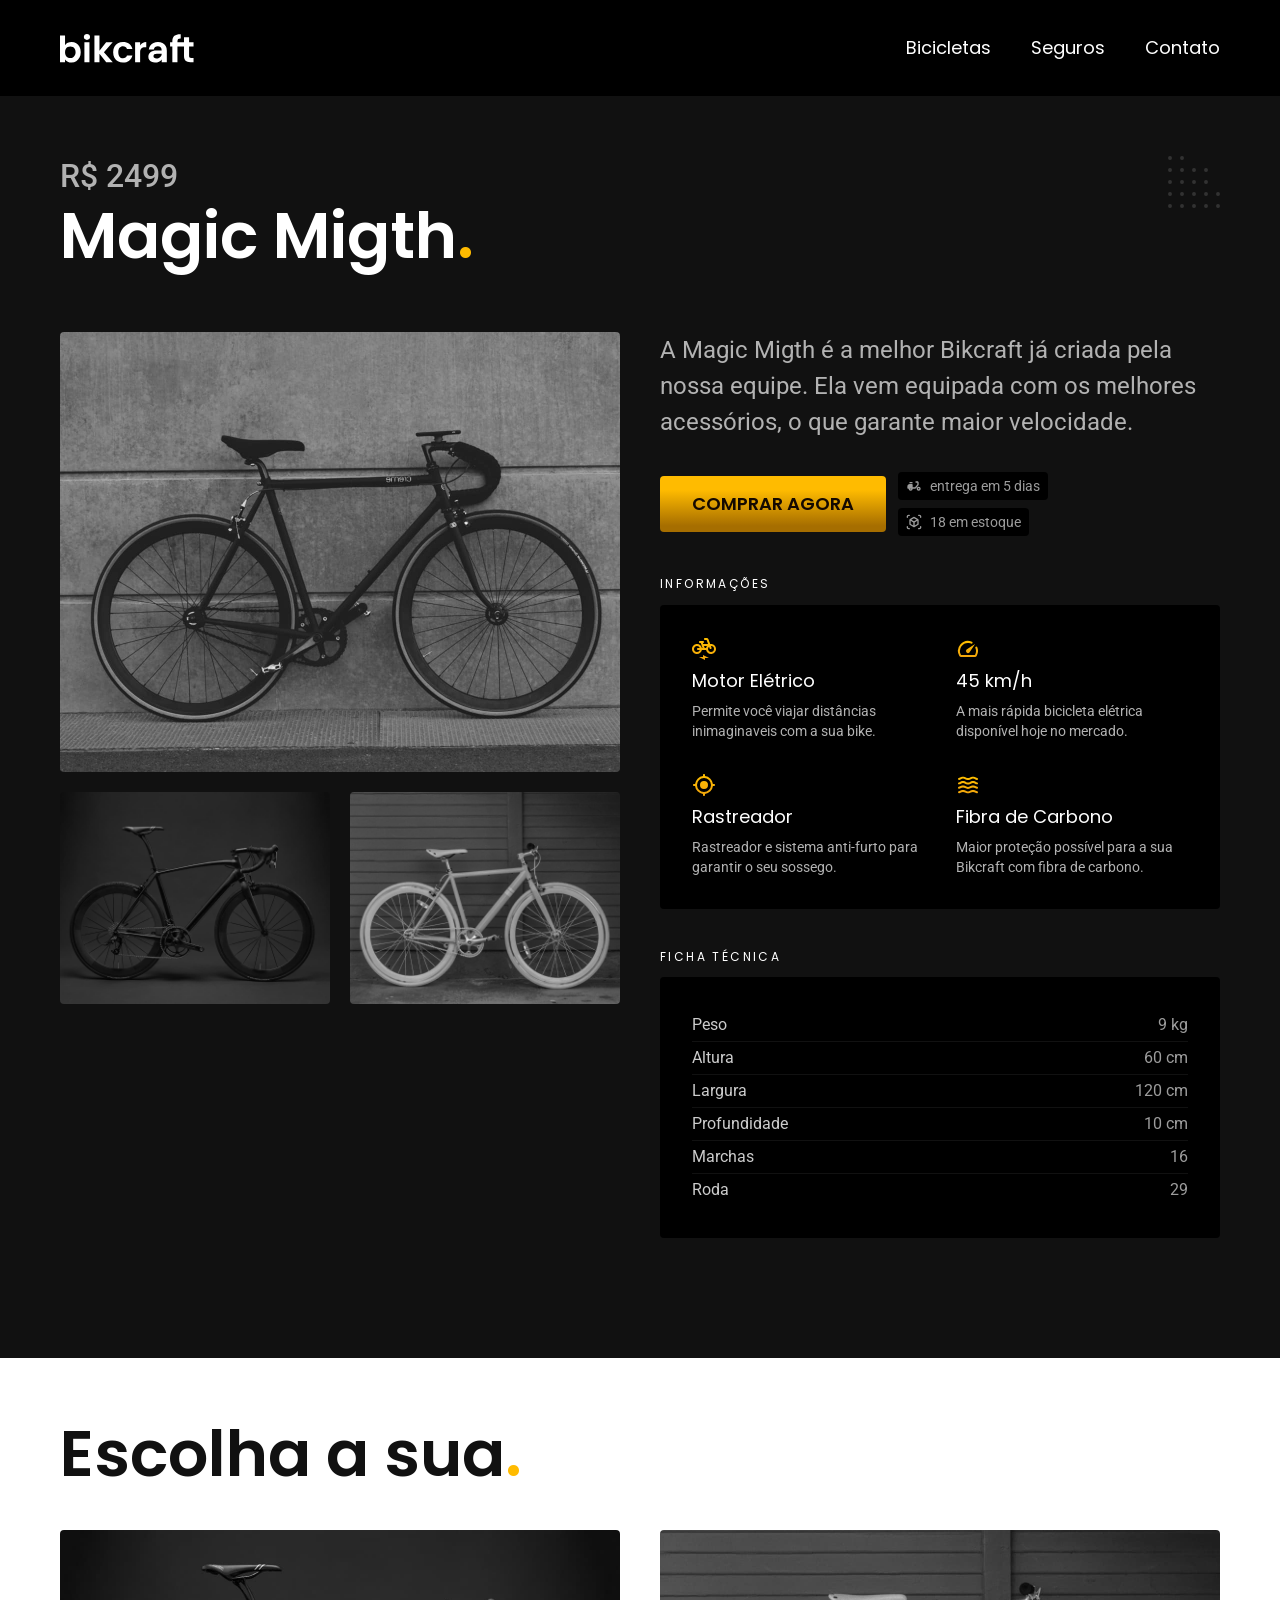
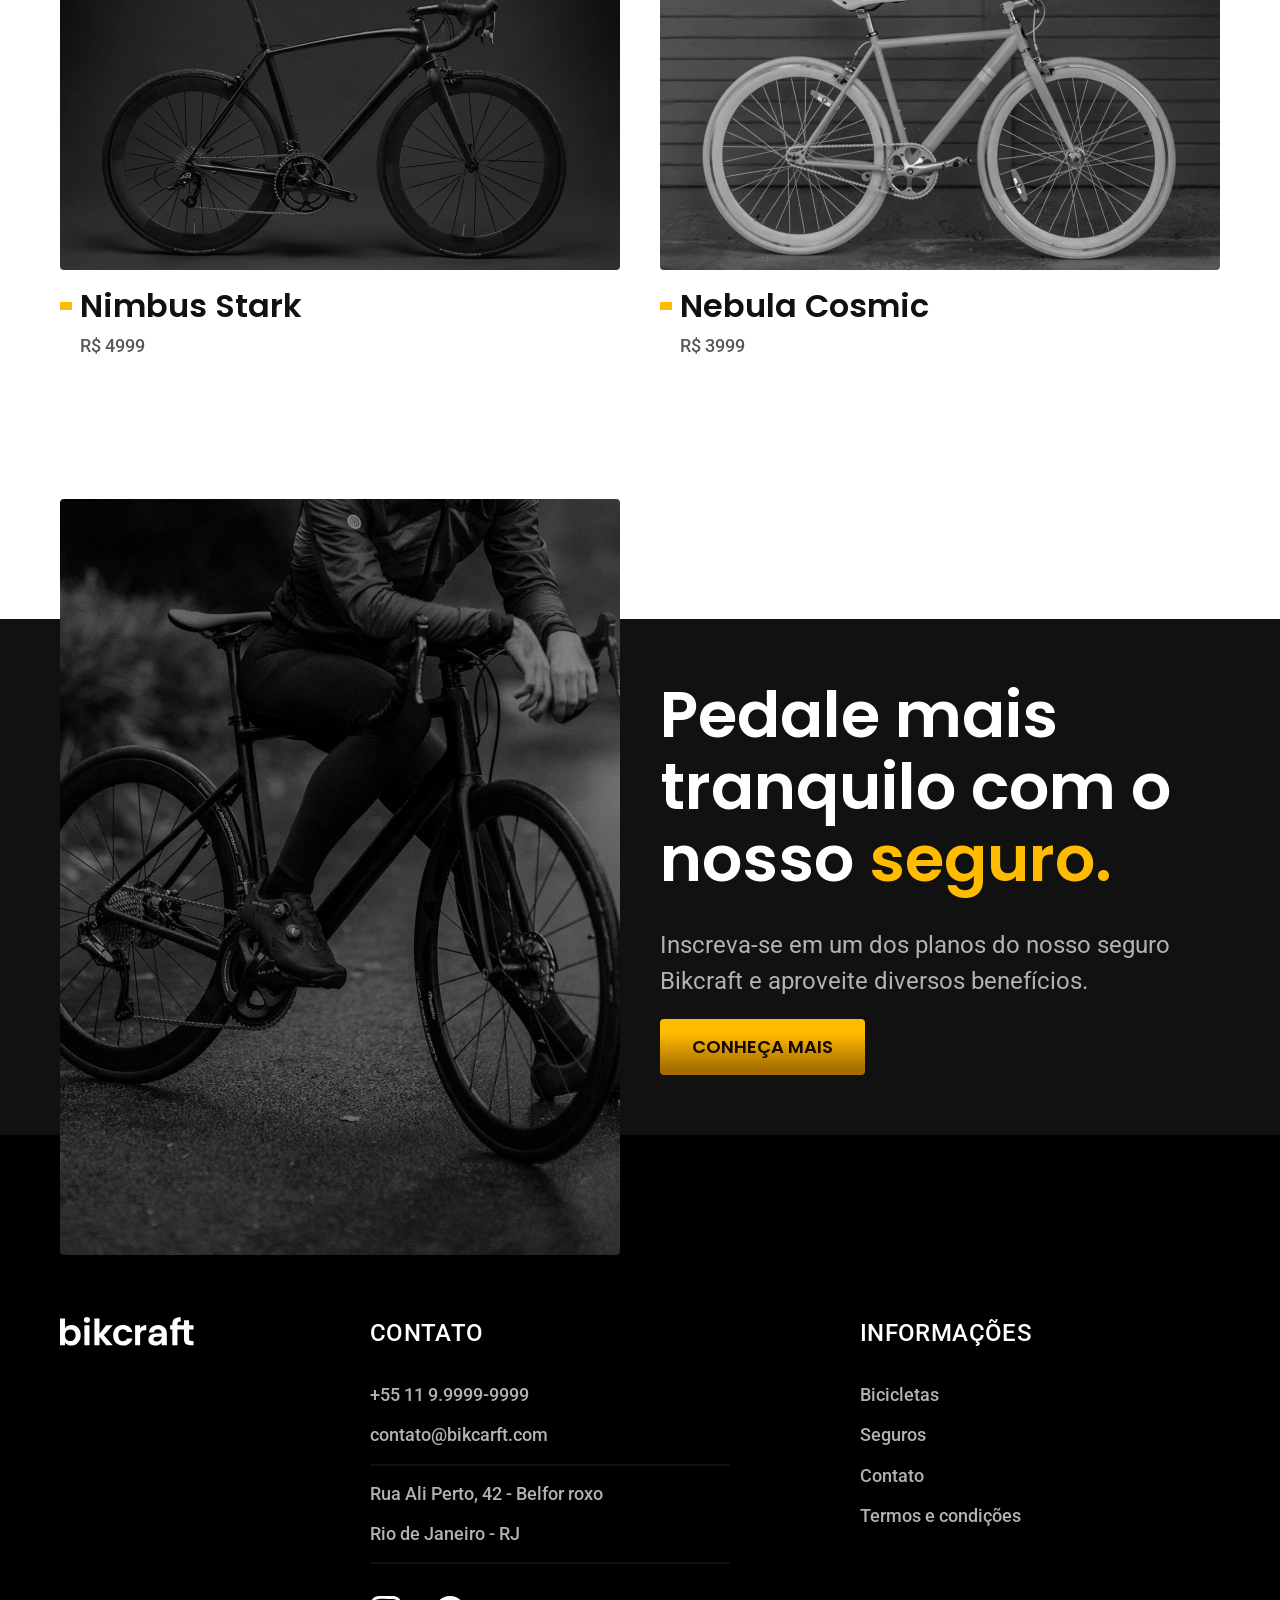
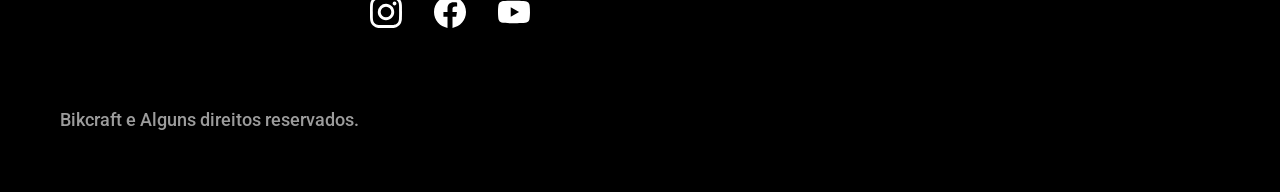
<file: bicicletas/magic.html>
<!DOCTYPE html>
<html lang="pt-br">

<head>
  <meta charset="UTF-8">
  <meta name="viewport" content="width=device-width, initial-scale=1.0">
  <title>Magic | Bikecraft</title>
  <meta name="description" content="Magic bikecraft.">
  <link rel="icon" href="../favicon.svg" type="image/svg+xml">
  <link rel="stylesheet" href="../css/style.min.css">
  <link rel="preconnect" href="https://fonts.googleapis.com">
  <link rel="preconnect" href="https://fonts.gstatic.com" crossorigin>
  <link href="https://fonts.googleapis.com/css2?family=Merriweather:ital,opsz,wght@1,18..144,900&family=Poppins:wght@400;600&family=Roboto:ital,wght@0,100..900;1,100..900&display=swap" rel="stylesheet">
  <script>
    document.documentElement.classList.add('js')
  </script>
</head>

<body id="bicicleta">
  <header class="header-bg">
    <div class="header conteiner">
      <a href="../"><img src="../img/bikcraft.svg" alt="logo"></a>
      <nav aria-label="primaria">
        <ul class="header-menu font-1-m cor-0">
          <li><a href="../bicicletas.html">Bicicletas</a></li>
          <li><a href="../seguros.html">Seguros</a></li>
          <li><a href="../contato.html">Contato</a></li>
        </ul>
      </nav>
    </div>
  </header>
  <!-- titulo -->
  <main class="titulo-bg">
    <div>
      <div class="titulo conteiner">
        <p class="font-2-xl  cor-5">R$ 2499</p>
        <h1 class="font-1-xxl cor-0">Magic Migth<span class="cor-p1">.</span></h1>
      </div>
    </div>
    <!-- conteudo -->
    <div class="bicicleta conteiner">
      <div class="bicicleta-imagens">
        <img src="../img/bicicleta/nimbus2.jpg" alt="">
        <img src="../img/bicicleta/nimbus1.jpg" alt="">
        <img src="../img/bicicleta/nimbus3.jpg" alt="">
      </div>
      <div class="bicicleta-conteudo">
        <p class="font-2-l  cor-5">A Magic Migth é a melhor Bikcraft já criada pela nossa equipe. Ela vem equipada com os melhores acessórios, o que garante maior velocidade.</p>
        <!-- botao -->
        <div class="bicicleta-comprar">
          <a class="botao" href="../orcamento.html?tipo=bikcraft&produto=magic">comprar agora</a>
          <span class="font-2-xs cor-6"><img src="../img/icones/entrega.svg" alt=""> entrega em 5 dias</span>
          <span class="font-2-xs cor-6"><img src="../img/icones/estoque.svg" alt=""> 18 em estoque</span>
        </div>
        <!-- botao encerrou acima ^ -->
        <h2 class="font-1-xs cor-0">Informações</h2>
        <ul class="bicicleta-informacoes">
          <li>
            <img src="../img/icones/eletrica.svg" alt="">
            <h3 class="font-1-m cor-0">Motor Elétrico</h3>
            <p class="font-2-xs cor-5">Permite você viajar distâncias inimaginaveis com a sua bike.</p>
          </li>

          <li>
            <img src="../img/icones/velocidade.svg" alt="">
            <h3 class="font-1-m cor-0">45 km/h</h3>
            <p class="font-2-xs cor-5">A mais rápida bicicleta elétrica disponível hoje no mercado.</p>
          </li>

          <li>
            <img src="../img/icones/rastreador.svg" alt="">
            <h3 class="font-1-m cor-0">Rastreador</h3>
            <p class="font-2-xs cor-5">Rastreador e sistema anti-furto para garantir o seu sossego.</p>
          </li>

          <li>
            <img src="../img/icones/carbono.svg" alt="">
            <h3 class="font-1-m cor-0">Fibra de Carbono</h3>
            <p class="font-2-xs cor-5">Maior proteção possível para a sua Bikcraft com fibra de carbono.</p>
          </li>
        </ul>
        <!-- ficha tecnica -->

        <h2 class="font-1-xs cor-0">Ficha Técnica</h2>
        <ul class="bicicleta-ficha font-2-s cor-4">
          <li>Peso<span>9 kg</span></li>
          <li>Altura<span>60 cm</span></li>
          <li>Largura<span>120 cm</span></li>
          <li>Profundidade<span>10 cm</span></li>
          <li>Marchas<span>16</span></li>
          <li>Roda<span>29</span></li>
        </ul>
      </div>
    </div>
  </main>

  <!-- lista bicicletas -->

  <article class="bicicletas-lista conteiner">
    <h2 class="font-1-xxl ">Escolha a sua<span class="cor-p1">.</span></h2>
    <ul>
      <li><a href="./nimbus.html">
          <img src="/img/bicicletas/nimbus.jpg" alt="bike preta">
          <h3 class="font-1-xl">Nimbus Stark</h3>
          <span class="font-2-m cor-8">R$ 4999</span>
        </a>
      </li>

      <li><a href="./nebula.html">
          <img src="../img/bicicletas/nebula.jpg" alt="bike preta">
          <h3 class="font-1-xl">Nebula Cosmic</h3>
          <span class="font-2-m cor-8">R$ 3999</span>
        </a>
      </li>
    </ul>
  </article>

  <!-- seguro -->
  <article class="seguro-bg-bc">
    <div class="seguro conteiner">
      <div class="seguro-img-bc">
        <img src="../img/fotos/seguros.jpg" alt="pessoa na bicicleta">
      </div>
      <div class="seguro-conteudo-bc">
        <h2 class="font-1-xxl cor-0">Pedale mais tranquilo com o nosso <span class="cor-p1">seguro.</span></h2>
        <p class="font-2-l cor-5">Inscreva-se em um dos planos do nosso seguro Bikcraft e aproveite diversos benefícios.</p>
        <a class="botao" href="../seguros.html">conheça mais</a>
      </div>
    </div>
  </article>

  <!-- footer -->
  <footer class="footer-bg">
    <div class="footer conteiner">
      <a href="../"><img src="../img/bikcraft.svg" alt="logo"></a>
      <div class="footer-contato">
        <h3 class="font-2-l-b cor-0">contato</h3>
        <ul class="font-2-m cor-5">
          <li><a href="tel:+5511999999999">+55 11 9.9999-9999</a></li>
          <li><a href="mailto:contato@bikcarft.com">contato@bikcarft.com</a></li>
          <li>Rua Ali Perto, 42 - Belfor roxo</li>
          <li>Rio de Janeiro - RJ</li>
        </ul>
        <div class="footer-redes">
          <a href="../">
            <img src="../img/redes/instagram.svg" alt="instagram">
          </a>
          <a href="../">
            <img src="../img/redes/facebook.svg" alt="facebook">
          </a>
          <a href="../">
            <img src="../img/redes/youtube.svg" alt="youtube">
          </a>
        </div>
      </div>

      <div class="footer-informacoes">
        <h3 class="font-2-l-b cor-0">Informações</h3>
        <nav>
          <ul class="font-2-m cor-5">
            <li><a href="../bicicletas.html">Bicicletas</a></li>
            <li><a href="../seguros.html">Seguros</a></li>
            <li><a href="../contato.html">Contato</a></li>
            <li><a href="../termos.html">Termos e condições</a></li>
          </ul>
        </nav>
      </div>
      <p class="footer-copy  font-2-m cor-6">Bikcraft e Alguns direitos reservados.</p>
    </div>

  </footer>
  <script src="../js/script.js"></script>
</body>

</html>
</file>
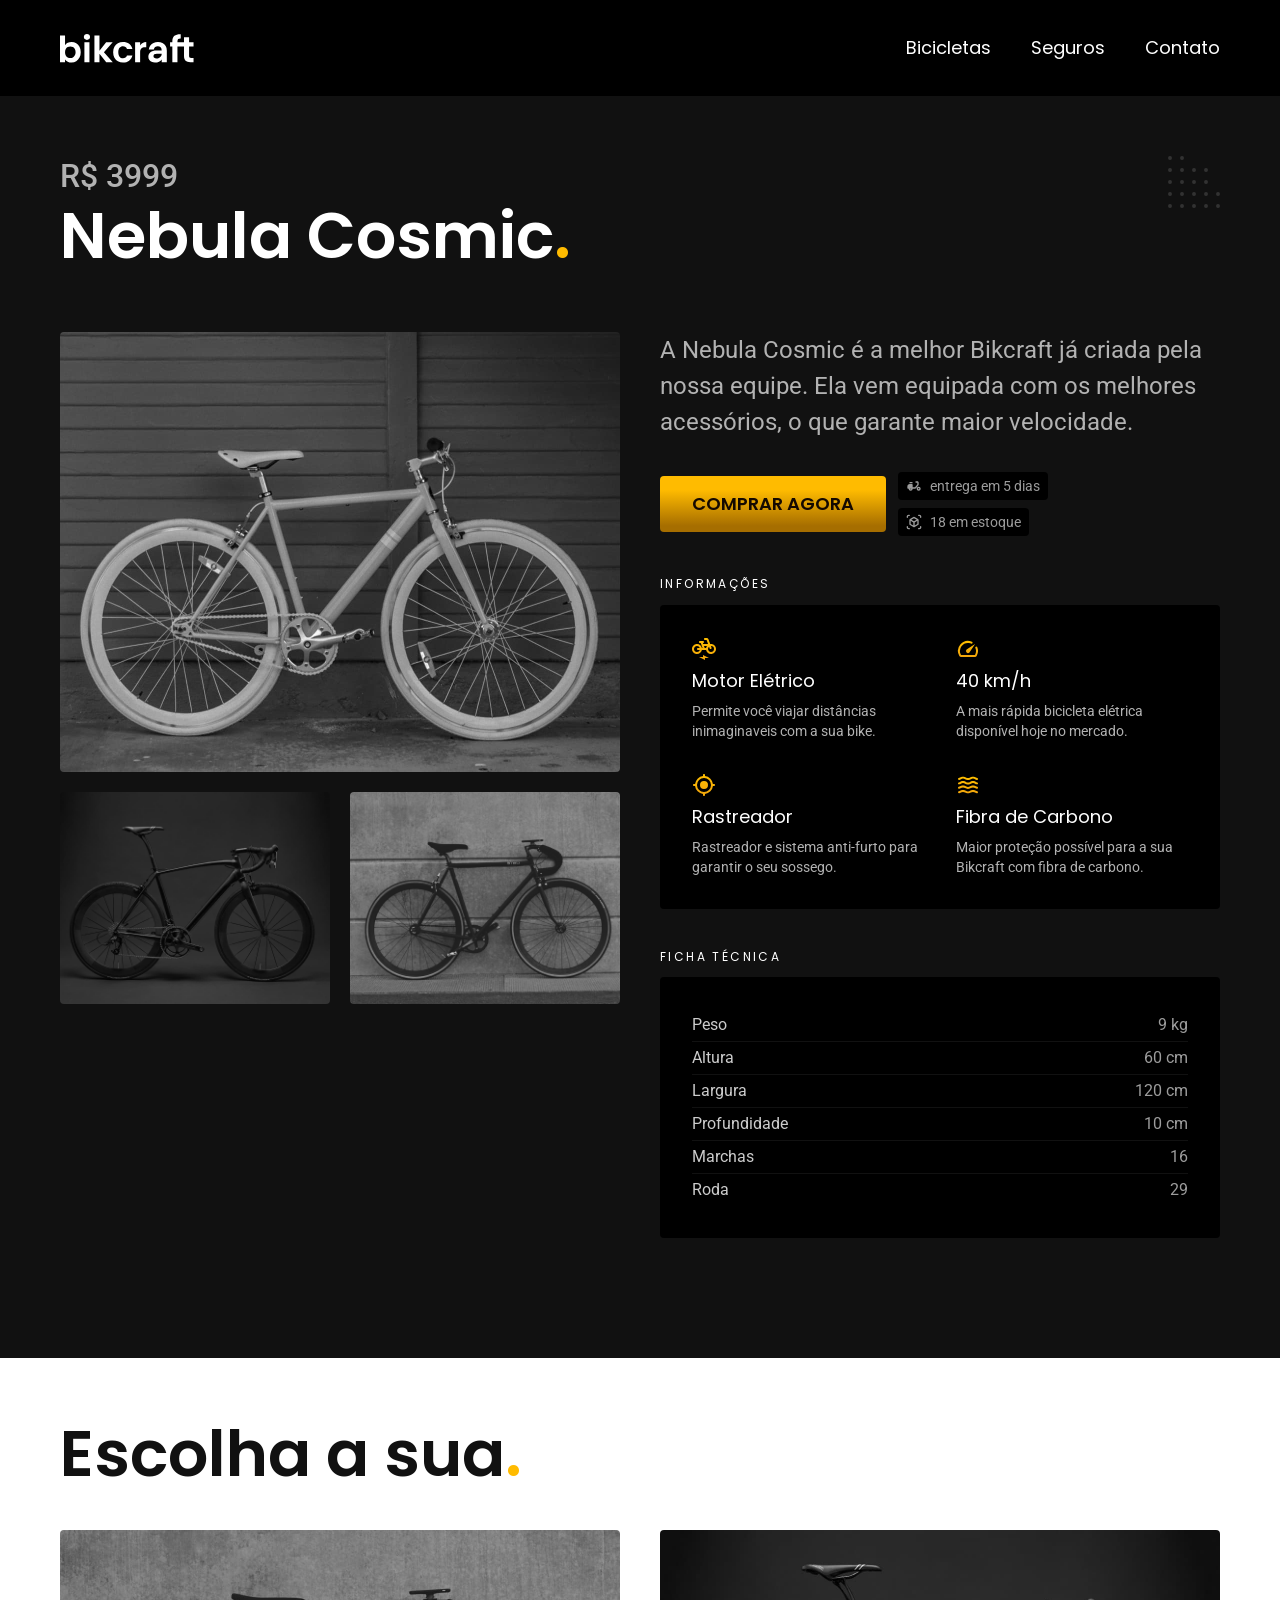
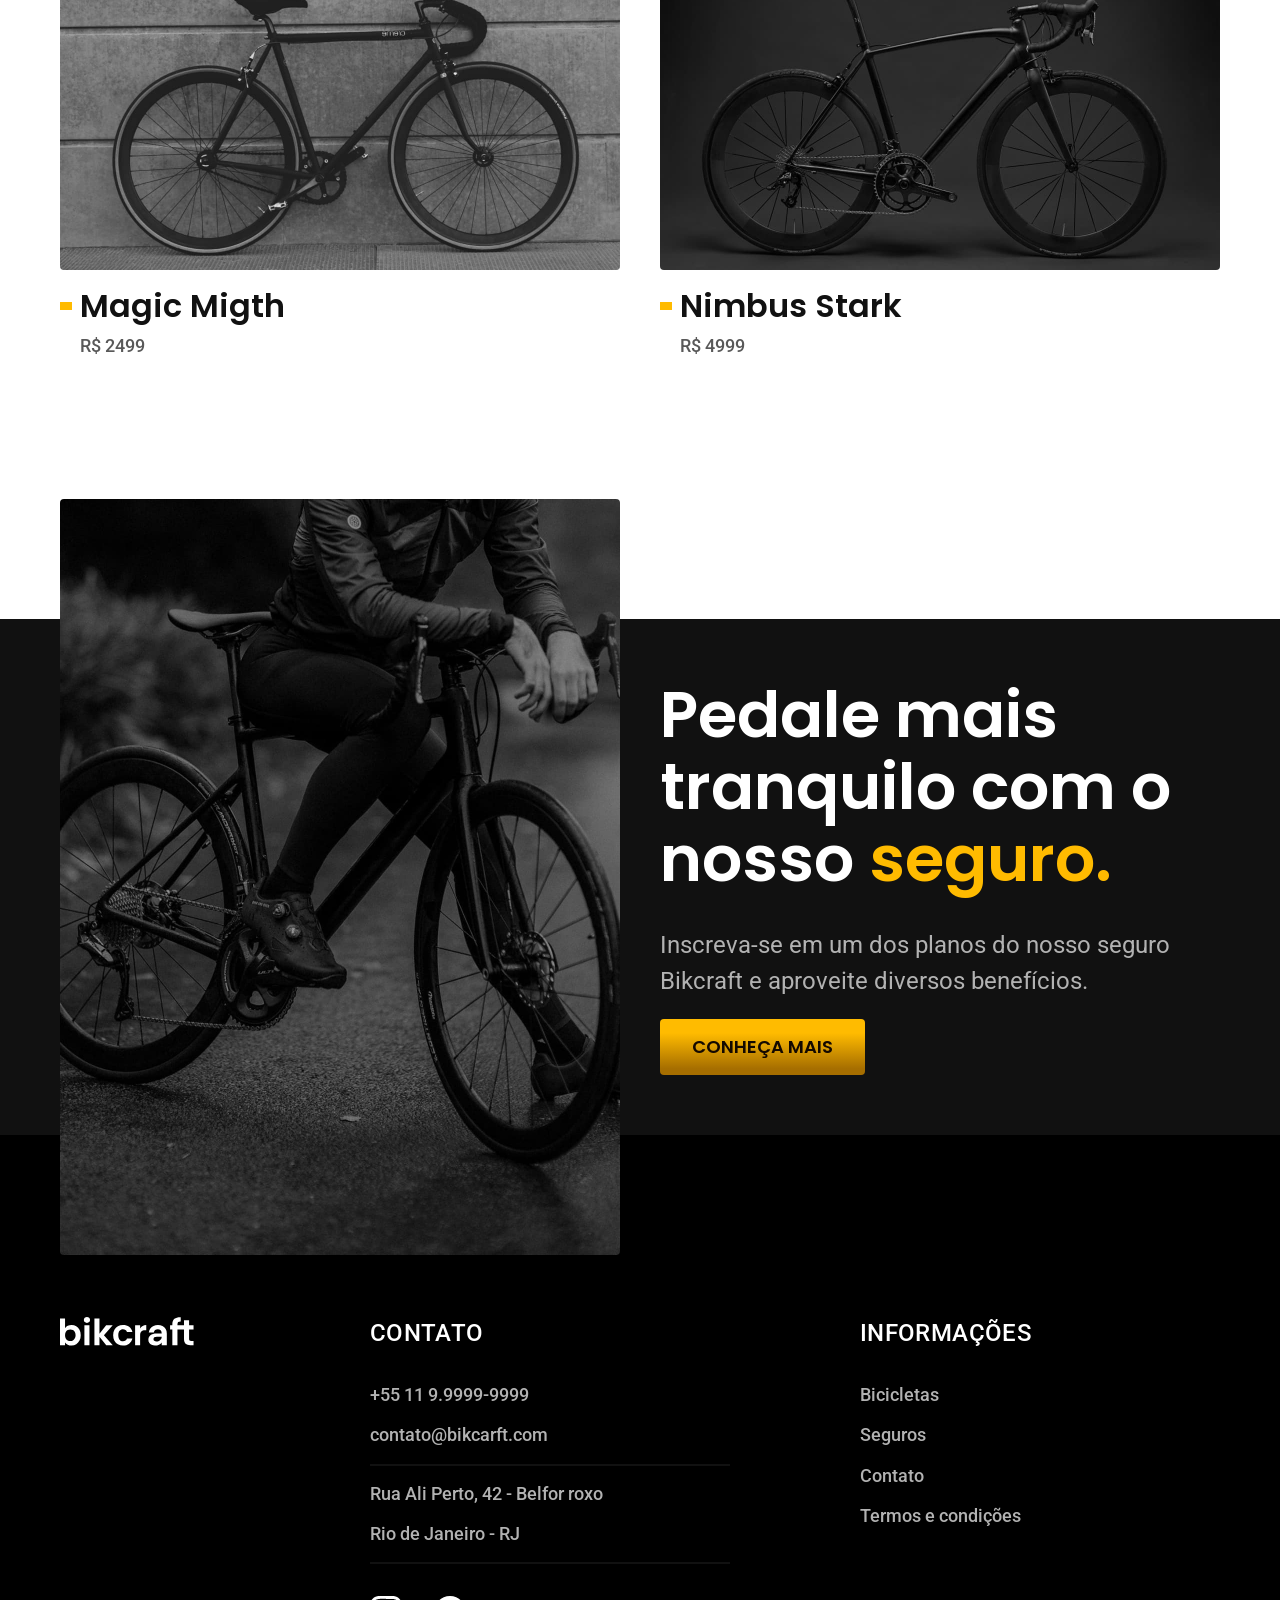
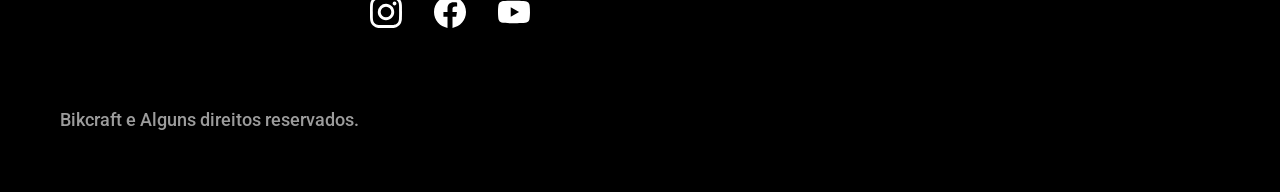
<file: bicicletas/nebula.html>
<!DOCTYPE html>
<html lang="pt-br">

<head>
  <meta charset="UTF-8">
  <meta name="viewport" content="width=device-width, initial-scale=1.0">
  <title>Nebula | Bikecraft</title>
  <meta name="description" content="Nebula bikecraft.">
  <link rel="icon" href="../favicon.svg" type="image/svg+xml">
  <link rel="stylesheet" href="../css/style.min.css">
  <link rel="preconnect" href="https://fonts.googleapis.com">
  <link rel="preconnect" href="https://fonts.gstatic.com" crossorigin>
  <link href="https://fonts.googleapis.com/css2?family=Merriweather:ital,opsz,wght@1,18..144,900&family=Poppins:wght@400;600&family=Roboto:ital,wght@0,100..900;1,100..900&display=swap" rel="stylesheet">
  <script>
    document.documentElement.classList.add('js')
  </script>
</head>

<body id="bicicleta">
  <header class="header-bg">
    <div class="header conteiner">
      <a href="../"><img src="../img/bikcraft.svg" alt="logo"></a>
      <nav aria-label="primaria">
        <ul class="header-menu font-1-m cor-0">
          <li><a href="../bicicletas.html">Bicicletas</a></li>
          <li><a href="../seguros.html">Seguros</a></li>
          <li><a href="../contato.html">Contato</a></li>
        </ul>
      </nav>
    </div>
  </header>
  <!-- titulo -->
  <main class="titulo-bg">
    <div>
      <div class="titulo conteiner">
        <p class="font-2-xl  cor-5">R$ 3999</p>
        <h1 class="font-1-xxl cor-0">Nebula Cosmic<span class="cor-p1">.</span></h1>
      </div>
    </div>
    <!-- conteudo -->
    <div class="bicicleta conteiner">
      <div class="bicicleta-imagens">
        <img src="../img/bicicleta/nimbus3.jpg" alt="">
        <img src="../img/bicicleta/nimbus1.jpg" alt="">
        <img src="../img/bicicleta/nimbus2.jpg" alt="">
      </div>
      <div class="bicicleta-conteudo">
        <p class="font-2-l  cor-5">A Nebula Cosmic é a melhor Bikcraft já criada pela nossa equipe. Ela vem equipada com os melhores acessórios, o que garante maior velocidade.</p>
        <!-- botao -->
        <div class="bicicleta-comprar">
          <a class="botao" href="../orcamento.html?tipo=bikcraft&produto=nebula">comprar agora</a>
          <span class="font-2-xs cor-6"><img src="../img/icones/entrega.svg" alt=""> entrega em 5 dias</span>
          <span class="font-2-xs cor-6"><img src="../img/icones/estoque.svg" alt=""> 18 em estoque</span>
        </div>
        <!-- botao encerrou acima ^ -->
        <h2 class="font-1-xs cor-0">Informações</h2>
        <ul class="bicicleta-informacoes">
          <li>
            <img src="../img/icones/eletrica.svg" alt="">
            <h3 class="font-1-m cor-0">Motor Elétrico</h3>
            <p class="font-2-xs cor-5">Permite você viajar distâncias inimaginaveis com a sua bike.</p>
          </li>

          <li>
            <img src="../img/icones/velocidade.svg" alt="">
            <h3 class="font-1-m cor-0">40 km/h</h3>
            <p class="font-2-xs cor-5">A mais rápida bicicleta elétrica disponível hoje no mercado.</p>
          </li>

          <li>
            <img src="../img/icones/rastreador.svg" alt="">
            <h3 class="font-1-m cor-0">Rastreador</h3>
            <p class="font-2-xs cor-5">Rastreador e sistema anti-furto para garantir o seu sossego.</p>
          </li>

          <li>
            <img src="../img/icones/carbono.svg" alt="">
            <h3 class="font-1-m cor-0">Fibra de Carbono</h3>
            <p class="font-2-xs cor-5">Maior proteção possível para a sua Bikcraft com fibra de carbono.</p>
          </li>
        </ul>
        <!-- ficha tecnica -->

        <h2 class="font-1-xs cor-0">Ficha Técnica</h2>
        <ul class="bicicleta-ficha font-2-s cor-4">
          <li>Peso<span>9 kg</span></li>
          <li>Altura<span>60 cm</span></li>
          <li>Largura<span>120 cm</span></li>
          <li>Profundidade<span>10 cm</span></li>
          <li>Marchas<span>16</span></li>
          <li>Roda<span>29</span></li>
        </ul>
      </div>
    </div>
  </main>

  <!-- lista bicicletas -->

  <article class="bicicletas-lista conteiner">
    <h2 class="font-1-xxl ">Escolha a sua<span class="cor-p1">.</span></h2>
    <ul>
      <li><a href="./magic.html">
          <img src="../img/bicicletas/magic.jpg" alt="bike preta">
          <h3 class="font-1-xl">Magic Migth</h3>
          <span class="font-2-m cor-8">R$ 2499</span>
        </a>
      </li>

      <li><a href="./nimbus.html">
          <img src="/img/bicicletas/nimbus.jpg" alt="bike preta">
          <h3 class="font-1-xl">Nimbus Stark</h3>
          <span class="font-2-m cor-8">R$ 4999</span>
        </a>
      </li>
    </ul>
  </article>

  <!-- seguro -->
  <article class="seguro-bg-bc">
    <div class="seguro conteiner">
      <div class="seguro-img-bc">
        <img src="../img/fotos/seguros.jpg" alt="pessoa na bicicleta">
      </div>
      <div class="seguro-conteudo-bc">
        <h2 class="font-1-xxl cor-0">Pedale mais tranquilo com o nosso <span class="cor-p1">seguro.</span></h2>
        <p class="font-2-l cor-5">Inscreva-se em um dos planos do nosso seguro Bikcraft e aproveite diversos benefícios.</p>
        <a class="botao" href="../seguros.html">conheça mais</a>
      </div>
    </div>
  </article>

  <!-- footer -->
  <footer class="footer-bg">
    <div class="footer conteiner">
      <a href="../"><img src="../img/bikcraft.svg" alt="logo"></a>
      <div class="footer-contato">
        <h3 class="font-2-l-b cor-0">contato</h3>
        <ul class="font-2-m cor-5">
          <li><a href="tel:+5511999999999">+55 11 9.9999-9999</a></li>
          <li><a href="mailto:contato@bikcarft.com">contato@bikcarft.com</a></li>
          <li>Rua Ali Perto, 42 - Belfor roxo</li>
          <li>Rio de Janeiro - RJ</li>
        </ul>
        <div class="footer-redes">
          <a href="../">
            <img src="../img/redes/instagram.svg" alt="instagram">
          </a>
          <a href="../">
            <img src="../img/redes/facebook.svg" alt="facebook">
          </a>
          <a href="../">
            <img src="../img/redes/youtube.svg" alt="youtube">
          </a>
        </div>
      </div>

      <div class="footer-informacoes">
        <h3 class="font-2-l-b cor-0">Informações</h3>
        <nav>
          <ul class="font-2-m cor-5">
            <li><a href="../bicicletas.html">Bicicletas</a></li>
            <li><a href="../seguros.html">Seguros</a></li>
            <li><a href="../contato.html">Contato</a></li>
            <li><a href="../termos.html">Termos e condições</a></li>
          </ul>
        </nav>
      </div>
      <p class="footer-copy  font-2-m cor-6">Bikcraft e Alguns direitos reservados.</p>
    </div>

  </footer>
  <script src="../js/script.js"></script>
</body>

</html>
</file>
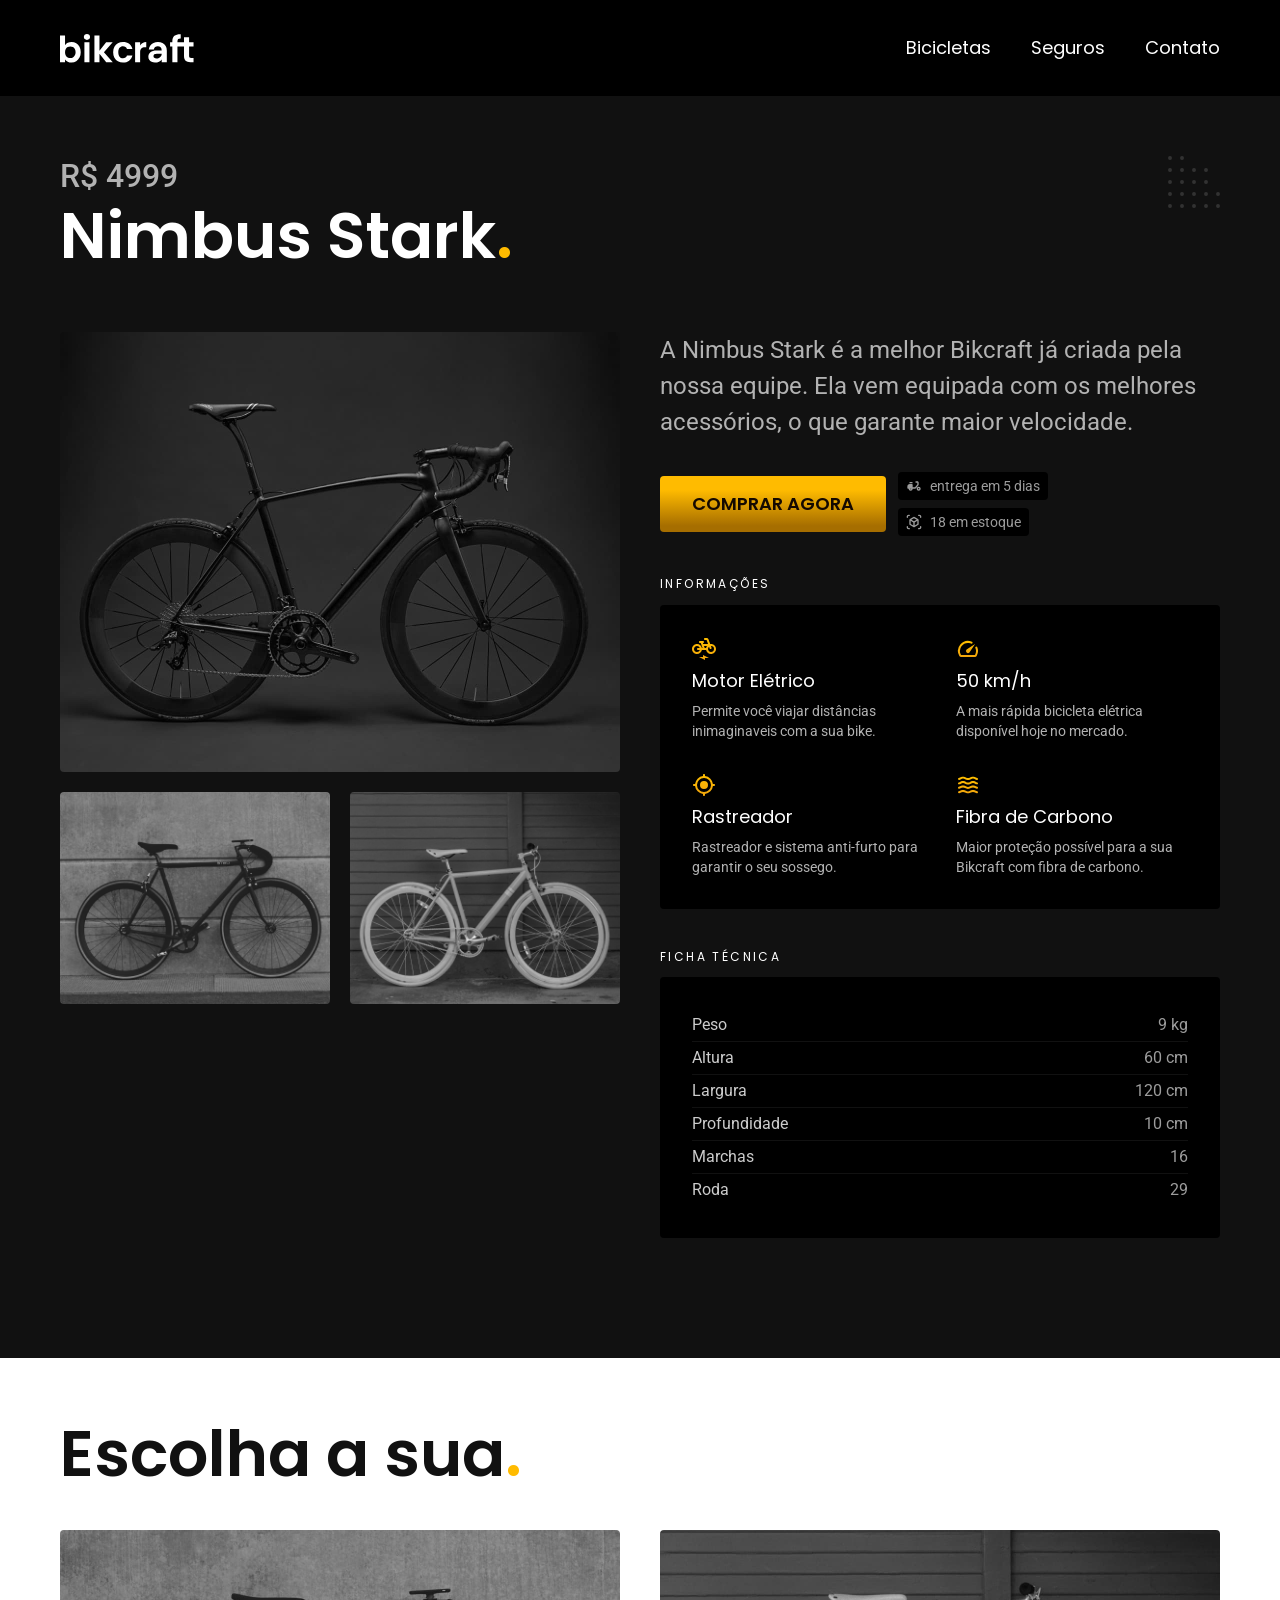
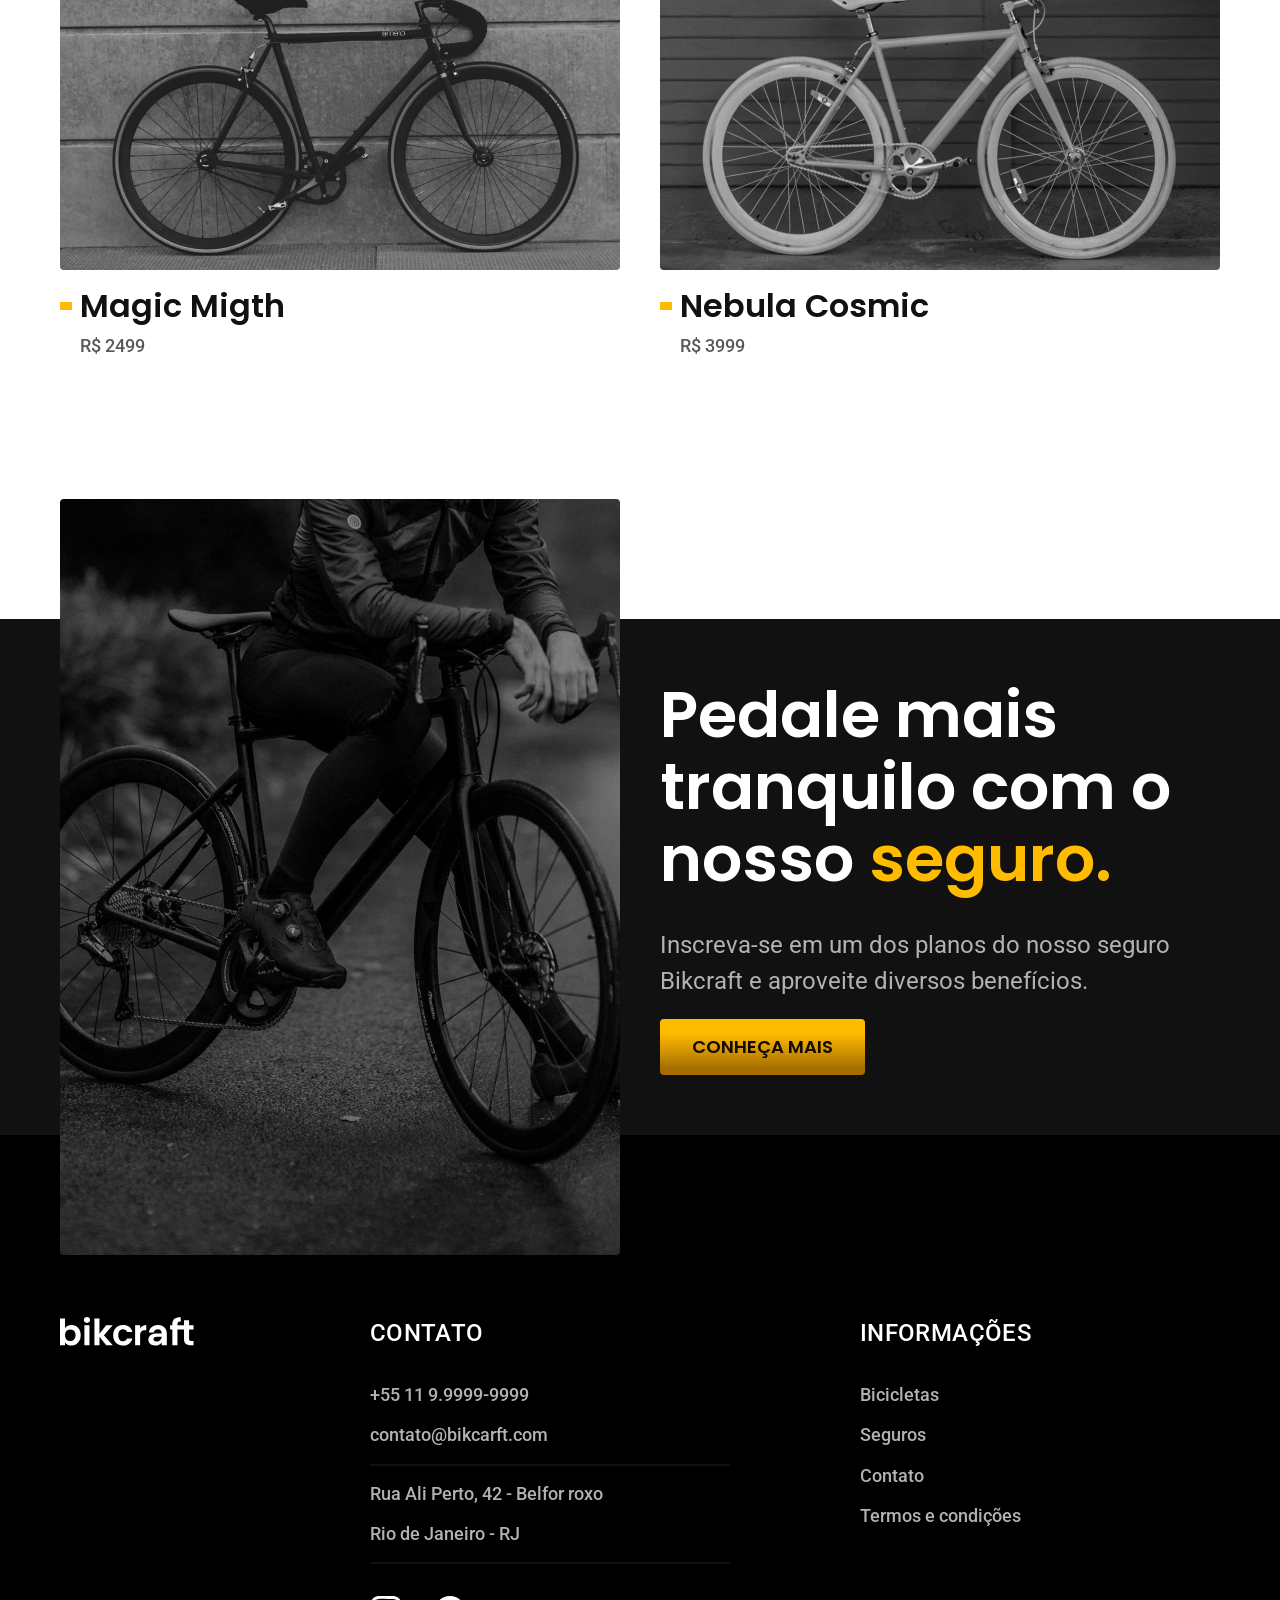
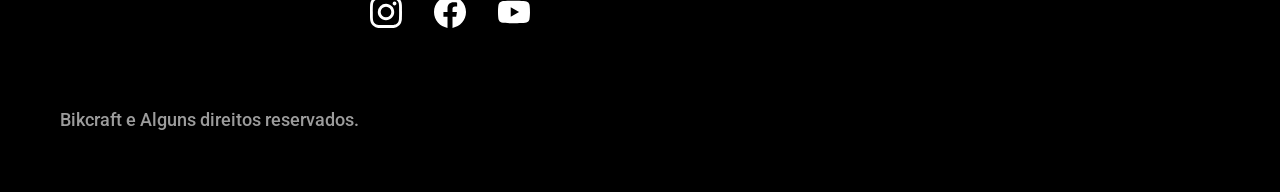
<file: bicicletas/nimbus.html>
<!DOCTYPE html>
<html lang="pt-br">

<head>
  <meta charset="UTF-8">
  <meta name="viewport" content="width=device-width, initial-scale=1.0">
  <title>Nimbus | Bikecraft</title>
  <meta name="description" content="Nimbus bikecraft.">
  <link rel="icon" href="../favicon.svg" type="image/svg+xml">
  <link rel="stylesheet" href="../css/style.min.css">
  <link rel="preconnect" href="https://fonts.googleapis.com">
  <link rel="preconnect" href="https://fonts.gstatic.com" crossorigin>
  <link href="https://fonts.googleapis.com/css2?family=Merriweather:ital,opsz,wght@1,18..144,900&family=Poppins:wght@400;600&family=Roboto:ital,wght@0,100..900;1,100..900&display=swap" rel="stylesheet">
  <script>
    document.documentElement.classList.add('js')
  </script>
</head>

<body id="bicicleta">
  <header class="header-bg">
    <div class="header conteiner">
      <a href="../"><img src="../img/bikcraft.svg" alt="logo"></a>
      <nav aria-label="primaria">
        <ul class="header-menu font-1-m cor-0">
          <li><a href="../bicicletas.html">Bicicletas</a></li>
          <li><a href="../seguros.html">Seguros</a></li>
          <li><a href="../contato.html">Contato</a></li>
        </ul>
      </nav>
    </div>
  </header>
  <!-- titulo -->
  <main class="titulo-bg">
    <div>
      <div class="titulo conteiner">
        <p class="font-2-xl  cor-5">R$ 4999</p>
        <h1 class="font-1-xxl cor-0">Nimbus Stark<span class="cor-p1">.</span></h1>
      </div>
    </div>
    <!-- conteudo -->
    <div class="bicicleta conteiner">
      <div class="bicicleta-imagens">
        <img src="../img/bicicleta/nimbus1.jpg" alt="">
        <img src="../img/bicicleta/nimbus2.jpg" alt="">
        <img src="../img/bicicleta/nimbus3.jpg" alt="">
      </div>
      <div class="bicicleta-conteudo">
        <p class="font-2-l  cor-5">A Nimbus Stark é a melhor Bikcraft já criada pela nossa equipe. Ela vem equipada com os melhores acessórios, o que garante maior velocidade.</p>
        <!-- botao -->
        <div class="bicicleta-comprar">
          <a class="botao" href="../orcamento.html?tipo=bikcraft&produto=nimbus">comprar agora</a>
          <span class="font-2-xs cor-6"><img src="../img/icones/entrega.svg" alt=""> entrega em 5 dias</span>
          <span class="font-2-xs cor-6"><img src="../img/icones/estoque.svg" alt=""> 18 em estoque</span>
        </div>
        <!-- botao encerrou acima ^ -->
        <h2 class="font-1-xs cor-0">Informações</h2>
        <ul class="bicicleta-informacoes">
          <li>
            <img src="../img/icones/eletrica.svg" alt="">
            <h3 class="font-1-m cor-0">Motor Elétrico</h3>
            <p class="font-2-xs cor-5">Permite você viajar distâncias inimaginaveis com a sua bike.</p>
          </li>

          <li>
            <img src="../img/icones/velocidade.svg" alt="">
            <h3 class="font-1-m cor-0">50 km/h</h3>
            <p class="font-2-xs cor-5">A mais rápida bicicleta elétrica disponível hoje no mercado.</p>
          </li>

          <li>
            <img src="../img/icones/rastreador.svg" alt="">
            <h3 class="font-1-m cor-0">Rastreador</h3>
            <p class="font-2-xs cor-5">Rastreador e sistema anti-furto para garantir o seu sossego.</p>
          </li>

          <li>
            <img src="../img/icones/carbono.svg" alt="">
            <h3 class="font-1-m cor-0">Fibra de Carbono</h3>
            <p class="font-2-xs cor-5">Maior proteção possível para a sua Bikcraft com fibra de carbono.</p>
          </li>
        </ul>
        <!-- ficha tecnica -->

        <h2 class="font-1-xs cor-0">Ficha Técnica</h2>
        <ul class="bicicleta-ficha font-2-s cor-4">
          <li>Peso<span>9 kg</span></li>
          <li>Altura<span>60 cm</span></li>
          <li>Largura<span>120 cm</span></li>
          <li>Profundidade<span>10 cm</span></li>
          <li>Marchas<span>16</span></li>
          <li>Roda<span>29</span></li>
        </ul>
      </div>
    </div>
  </main>

  <!-- lista bicicletas -->

  <article class="bicicletas-lista conteiner">
    <h2 class="font-1-xxl ">Escolha a sua<span class="cor-p1">.</span></h2>
    <ul>
      <li><a href="./magic.html">
          <img src="../img/bicicletas/magic.jpg" alt="bike preta">
          <h3 class="font-1-xl">Magic Migth</h3>
          <span class="font-2-m cor-8">R$ 2499</span>
        </a>
      </li>

      <li><a href="./nebula.html">
          <img src="../img/bicicletas/nebula.jpg" alt="bike preta">
          <h3 class="font-1-xl">Nebula Cosmic</h3>
          <span class="font-2-m cor-8">R$ 3999</span>
        </a>
      </li>
    </ul>
  </article>

  <!-- seguro -->
  <article class="seguro-bg-bc">
    <div class="seguro conteiner">
      <div class="seguro-img-bc">
        <img src="../img/fotos/seguros.jpg" alt="pessoa na bicicleta">
      </div>
      <div class="seguro-conteudo-bc">
        <h2 class="font-1-xxl cor-0">Pedale mais tranquilo com o nosso <span class="cor-p1">seguro.</span></h2>
        <p class="font-2-l cor-5">Inscreva-se em um dos planos do nosso seguro Bikcraft e aproveite diversos benefícios.</p>
        <a class="botao" href="../seguros.html">conheça mais</a>
      </div>
    </div>
  </article>

  <!-- footer -->
  <footer class="footer-bg">
    <div class="footer conteiner">
      <a href="../"><img src="../img/bikcraft.svg" alt="logo"></a>
      <div class="footer-contato">
        <h3 class="font-2-l-b cor-0">contato</h3>
        <ul class="font-2-m cor-5">
          <li><a href="tel:+5511999999999">+55 11 9.9999-9999</a></li>
          <li><a href="mailto:contato@bikcarft.com">contato@bikcarft.com</a></li>
          <li>Rua Ali Perto, 42 - Belfor roxo</li>
          <li>Rio de Janeiro - RJ</li>
        </ul>
        <div class="footer-redes">
          <a href="../">
            <img src="../img/redes/instagram.svg" alt="instagram">
          </a>
          <a href="../">
            <img src="../img/redes/facebook.svg" alt="facebook">
          </a>
          <a href="../">
            <img src="../img/redes/youtube.svg" alt="youtube">
          </a>
        </div>
      </div>

      <div class="footer-informacoes">
        <h3 class="font-2-l-b cor-0">Informações</h3>
        <nav>
          <ul class="font-2-m cor-5">
            <li><a href="../bicicletas.html">Bicicletas</a></li>
            <li><a href="../seguros.html">Seguros</a></li>
            <li><a href="../contato.html">Contato</a></li>
            <li><a href="../termos.html">Termos e condições</a></li>
          </ul>
        </nav>
      </div>
      <p class="footer-copy  font-2-m cor-6">Bikcraft e Alguns direitos reservados.</p>
    </div>

  </footer>
  <script src="../js/script.js"></script>
</body>

</html>
</file>
<file: css/style.min.css>
.header-bg{background-color:var(--cor-12)}.header{display:flex;flex-wrap:wrap;gap:20px;justify-content:space-between;align-items:center;padding-top:20px;padding-bottom:20px}.header-menu{display:flex;flex-wrap:wrap;gap:40px}.header-menu a{display:inline-block;padding:16px 0;position:relative}.header-menu a:after{content:"";display:block;height:2px;width:0;background:var(--cor-0);margin-top:4px;transition:.3s;position:absolute}.header-menu a.ativo:after,.header-menu a:hover:after{width:100%}@media (max-width:800px){.header-menu{gap:20px}.header-menu a{background:var(--cor-11);padding:12px 16px;border-radius:4px}.header-menu a:hover{background-color:var(--cor-10)}.header a:after{display:none}}@media (max-width:600px){.header-menu{gap:12px}.header-menu a{padding:8px 12px;font-size:14px}}body{margin:0;font-family:Arial,sans-serif;color:var(--cor-11)}blockquote,dd,h1,h2,h3,h4,p,ul{margin:0}ul{list-style:none;padding:0}a{text-decoration:none;color:inherit}img{max-width:100%;height:auto;display:block}img[src$=".jpg"]{border-radius:4px}:root{--padding:120px}:root{--cor-0:#ffffff;--cor-1:#f7f7f7;--cor-2:#ededed;--cor-3:#dedede;--cor-4:#cccccc;--cor-5:#b2b2b2;--cor-6:#9c9c9c;--cor-7:#717171;--cor-8:#595959;--cor-9:#404040;--cor-10:#2e2e2e;--cor-11:#111111;--cor-12:#000000;--cor-p1:#ffbb00;--cor-p2:#e4a30b;--cor-p3:#a66f00;--cor-p4:#664400;--cor-p5:#332200}.cor-0{color:var(--cor-0)}.cor-1{color:var(--cor-1)}.cor-2{color:var(--cor-2)}.cor-3{color:var(--cor-3)}.cor-4{color:var(--cor-4)}.cor-5{color:var(--cor-5)}.cor-6{color:var(--cor-6)}.cor-7{color:var(--cor-7)}.cor-8{color:var(--cor-8)}.cor-9{color:var(--cor-9)}.cor-10{color:var(--cor-10)}.cor-11{color:var(--cor-11)}.cor-12{color:var(--cor-12)}.cor-p1{color:var(--cor-p1)}.cor-p2{color:var(--cor-p2)}.cor-p3{color:var(--cor-p3)}.cor-p4{color:var(--cor-p4)}.cor-p5{color:var(--cor-p5)}.font-1-xs{font:400 0.75rem/1.35 Poppins,sans-serif}.font-2-xs{font:400 0.875rem/1.43 Roboto,sans-serif}.font-1-s{font:400 1rem/1.5 Poppins,sans-serif}.font-2-s{font:400 1rem/1.5 Roboto,sans-serif}.font-1-m,.font-1-m-b{font:400 1.125rem/1.35 Poppins,sans-serif}.font-1-m-b{font-weight:600}.font-2-m{font:500 1.125rem/1.35 Roboto,sans-serif}.font-1-l{font:400 1.5rem/1.5 Poppins,sans-serif}.font-2-l,.font-2-l-b{font:400 1.5rem/1.5 Roboto,sans-serif}.font-2-l-b{font-weight:500;letter-spacing:.015em;text-transform:uppercase}.font-1-xl{font:600 2rem/1.25 Poppins,sans-serif}.font-2-xl{font:500 2rem/1.25 Roboto,sans-serif}.font-1-xxl{font:600 4rem/1.125 Poppins,sans-serif}@media (max-width:1200px){.font-1-xxl{font-size:3rem}.font-2-l,.font-2-l-b{font-size:1.125rem}}@media (max-width:800px){.font-1-xxl{font-size:2rem}.font-1-xl,.font-2-xl{font-size:1.5rem}}@media (max-width:1200px){.font-1-xxl{font-size:3rem}.font-2-l,.font-2-l-b{font-size:1.125rem}}@media (max-width:800px){.font-1-xxl{font-size:2rem}.font-1-xl,.font-2-xl{font-size:1.5rem}}.conteiner{max-width:1200px;padding-left:20px;padding-right:20px;box-sizing:border-box;margin-left:auto;margin-right:auto}.botao{padding:16px 32px;display:inline-block;background:linear-gradient(#fb0 25%,#a66e00 89%);border-radius:4px;text-transform:uppercase;letter-spacing:1;color:#140900;box-shadow:0 1px 2px rgba(0,0,0,0,1);font:600 1.125rem/1.35 Poppins,sans-serif;max-width:max-content;border:none;cursor:pointer}.botao:hover{background:linear-gradient(#e5a40b 25%,#a66e00 89%)}@media (max-width:600px){.botao{padding:12px 16px;font-size:1rem}}.link{display:inline-block;color:var(--cor-p1);font:500 1.5rem/1.5 Poppins,sans-serif;text-transform:uppercase}.link:after{content:"";display:block;width:100%;height:4px;background:currentColor}.link:hover{color:var(--cor-0)}.botao.secundario{background:var(--cor-10);color:var(--cor-2)}.botao.secundario:hover{background:var(--cor-9)}.botao.seta{display:flex;align-items:center}.botao.seta::after{content:"";display:inline-block;width:18px;height:10px;margin-left:12px;background:url(../img/icones/seta.svg);transition:transform .2s}.botao.seta:hover::after{transform:translateX(4px)}.titulo-bg{background:var(--cor-11);padding-bottom:60px;padding-top:60px}.titulo{background:url(../img/dec/top-right.svg) no-repeat top right 20px}.titulo p{margin-bottom:4px}@media (max-width:800px){.titulo-bg{padding-bottom:40px;padding-top:40px}.titulo p{font-size:1rem;text-transform:lowercase;font-weight:400}}.form{display:grid;grid-template-columns:1fr 1fr;gap:20px}.form .col-2{grid-column:span 2}.form label{display:block;font:400 1rem/1.5 Poppins,sans-serif;margin-bottom:4px}.form input[type=email],.form input[type=text],.form textarea{font:400 1rem/1.5 Roboto,sans-serif;background:var(--cor-1);border:1px solid var(--cor-2);padding:12px;border-radius:4px;width:100%;box-sizing:border-box}.form input[type=email]:focus,.form input[type=text]:focus,.form textarea:focus{outline:0;border-color:var(--cor-p1);background:var(--cor-0);box-shadow:0 0 0 2px #fea}@media (max-width:600px){.form{grid-template-columns:1fr}.form .col-2{grid-column:1}}.bicicletas-lista{padding-top:60px;padding-bottom:120px}.bicicletas-lista ul{display:flex;gap:40px;padding:0 20px 20px 20px;max-width:1400px;margin-left:auto;margin-right:auto;overflow-x:auto}#bicicleta .bicicletas-lista ul{padding:0 0 20px 0}.bicicletas-lista li{flex:1;min-width:280px}.bicicletas-lista h2{margin-bottom:40px}.bicicletas-lista a{display:block}.bicicletas-lista img{margin-bottom:16px}.bicicletas-lista h3{margin-bottom:8px;display:flex;align-items:center}.bicicletas-lista h3::before{content:"";display:inline-block;margin-right:8px;height:8px;width:12px;background:var(--cor-p1);transition:width .2s}.bicicletas-lista a:hover h3::before{width:24px}.bicicletas-lista li span{padding-left:20px}.bicicletas-lista img{margin-bottom:16px}@media (max-width:800px){.bicicletas-lista{padding-bottom:60px}.bicicletas-lista ul{gap:20px}}.bicicletas-bg:nth-child(3){background:linear-gradient(to right,var(--cor-0) 30%,var(--cor-11) 30%)}.bicicletas{display:grid;grid-template-columns:1fr 1fr;gap:40px;padding-bottom:60px;padding-top:60px;background:url(../img/dec/top-right.svg) no-repeat top 40px right20px}.bicicletas-imagem{display:grid}.bicicletas-imagem img{grid-area:1/1}.bicicletas-imagem span{grid-area:1/1;place-self:start end;margin-top:20px;border-radius:4px 0 0 4px;display:inline-block;background:var(--cor-12);padding:8px 16px 8px 8px}.bicicletas-conteudo{display:grid;grid-template-columns:1fr auto;align-content:start}.bicicletas-conteudo h2,.bicicletas-conteudo p{grid-column:1/-1}.bicicletas-conteudo h2{margin-bottom:20px}.bicicletas-conteudo h2::before{content:"";display:block;width:12px;height:8px;background:var(--cor-p1);margin-bottom:8px}.bicicletas-conteudo p{margin-bottom:32px}.bicicletas-conteudo a{place-self:end}.bicicletas-conteudo li{display:flex;align-items:center}.bicicletas-conteudo ul img{width:24px;margin-right:8px}.bicicletas-conteudo ul{display:grid;gap:16px}@media (max-width:800px){.bicicletas{grid-template-columns:1fr;gap:20px;padding-top:40px;padding-bottom:40px}.bicicletas-bg:nth-child(3){background:var(--cor-11)}}@media (max-width:600px){.bicicletas-conteudo{grid-template-columns:1fr;gap:20px;padding-top:40px;padding-bottom:40px}.bicicletas ul{grid-template-columns:repeat(2,1fr);margin-bottom:32px;font-size:1rem}.bicicletas a{place-self:start}}.bicicleta{display:grid;grid-template-columns:1fr 1fr;align-items:start;gap:40px;padding-bottom:60px;padding-top:60px}.bicicleta-imagens{display:flex;flex-wrap:wrap;gap:20px}.bicicleta-imagens img{flex:1;min-width:200px}.bicicleta-imagens img:first-child{min-width:100%}.bicicleta-conteudo>p{margin-bottom:32px}.bicicleta-comprar{display:grid;grid-template-columns:max-content auto;align-items:center;justify-items:start;gap:8px 12px;margin-bottom:40px}.bicicleta-comprar a{grid-row:span 2}.bicicleta-comprar span{display:flex;align-items:center;background:var(--cor-12);padding:4px 8px;border-radius:4px;gap:8px}.bicicleta-conteudo h2{text-transform:uppercase;letter-spacing:.15rem;margin-bottom:12px}.bicicleta-ficha,.bicicleta-informacoes{padding:32px;background:var(--cor-12);border-radius:4px}.bicicleta-informacoes{margin-bottom:40px;display:grid;grid-template-columns:1fr 1fr;gap:32px}.bicicleta-informacoes img{width:24px;margin-bottom:8px}.bicicleta-informacoes h3{margin-bottom:8px}.bicicleta-ficha li{padding:4px 0;display:flex;justify-content:space-between;border-bottom:1px solid var(--cor-11)}.bicicleta-ficha li:last-child{border-bottom:none}.bicicleta-ficha span{color:var(--cor-6)}#bicicleta .titulo p{text-transform:uppercase}@media (max-width:800px){.bicicleta{grid-template-columns:1rf;padding-top:40px;padding-bottom:40px}.bicicleta-imagens{grid-row:2}}@media (max-width:400px){.bicicleta-informacoes{grid-template-columns:1fr}.bicicleta-comprar{grid-template-columns:1fr}}.seguro-bg-bc{background-color:var(--cor-11);box-shadow:inset 0 120px var(--cor-0),inset 0 -120px var(--cor-12)}.seguro{display:grid;grid-template-columns:1fr 1fr;gap:40px}.seguro-img-bc img{width:100%;height:100%;object-fit:cover}.seguro-conteudo-bc{padding-top:180px;padding-bottom:180px}.seguro h2{margin-bottom:32px}.seguro p{margin-bottom:20px}@media (max-width:800px){.seguro{grid-template-columns:1fr}.seguro-conteudo-bc{grid-row:1;padding-top:40px;padding-bottom:0}.seguro-bg-bc{box-shadow:inset 0 -60px var(--cor-12)}}.introducao-bg{background:var(--cor-12) url(../img/dec/bottom-left.svg) no-repeat bottom 160px left 20px;color:var(--cor-0);box-shadow:inset 0 -120px var(--cor-0)}.introducao{display:grid;grid-template-columns:1fr 1fr;gap:0 40px}.introducao-conteudo{align-self:flex-end;padding-bottom:200px}.introducao h1{font-size:64px;line-height:1.125;margin-bottom:32px;font-family:Poppins;font-weight:600}.introducao p{font-size:24px;line-height:1.5;margin-bottom:20px;color:var(--cor-05);font-family:Roboto;font-weight:400}.introducao img{width:100%;object-fit:cover;height:100%;border-radius:4px}@media (max-width:800px){.introducao-bg{background:var(--cor-11);padding-top:40px;box-shadow:inset 0 -60px var(--cor-0)}.introducao h1{margin-bottom:16px}.introducao{grid-template-columns:1fr;gap:32px}.introducao-conteudo{padding-bottom:0}.introducao img{height:300px;width:100%}}.tecnologia-bg{background:var(--cor-11);box-shadow:inset 0 80px var(--cor-0),inset 0 -80px var(--cor-0)}.tecnologia{display:grid;grid-template-columns:1fr 1fr;gap:40px}.tecnologia-imagem img{width:100%;height:100%;object-fit:cover;object-position:left}.tecnologia-conteudo{padding-bottom:160px;padding-top:160px}.tecnologia-conteudo>span{display:block;margin-bottom:20px}.tecnologia-conteudo h2{margin-bottom:32px}.tecnologia-conteudo>p{margin-bottom:32px}.tecnologia a{margin-bottom:80px}.tecnologia-vantagens{display:flex;gap:40px}.tecnologia-vantagens img{margin-bottom:8px;width:24px}.tecnologia-vantagens h3{margin-bottom:8px;width:max-content}@media (max-width:800px){.tecnologia{grid-template-columns:1fr}.tecnologia-bg{box-shadow:initial}.tecnologia-conteudo{padding-top:60px;padding-bottom:60px}.tecnologia-imagem{display:none}.tecnologia a{margin-bottom:60px}}@media (max-width:600px){.tecnologia-vantagens{flex-direction:column}}.parceiros{padding-top:60px;padding-bottom:120px}.parceiros h2{margin-bottom:60px;margin-left:20px}.parceiros ul{padding:0 20px;display:grid;grid-template-columns:repeat(4,1fr);max-width:1400px;margin:0 auto}.parceiros li{display:flex;padding:32px;border-left:2px solid var(--cor-2)}.parceiros img{margin:auto}.parceiros li:first-child,.parceiros li:nth-child(5){border-left:none}.parceiros li:nth-child(n+5){border-top:2px solid var(--cor-2)}@media (max-width:800px){.parceiros{padding-bottom:60px}.parceiros h2{margin-bottom:20px}.parceiros ul{grid-template-columns:repeat(2,1fr)}.parceiros li:nth-child(odd){border-left:none}.parceiros li:nth-child(n+3){border-top:2px solid var(--cor-2)}.parceiros li{padding:20px}}.depoimento{display:grid;grid-template-columns:1fr 1fr;background:var(--cor-p1);overflow:hidden}.depoimento img{width:100%;height:100%;object-fit:cover;border-radius:0}.depoimento-conteudo{background:url(../img/dec/bottom-right-p.svg) no-repeat bottom 40px right 40px;padding:40px 40px 80px 80px;align-self:end}.depoimento-conteudo p{font-family:Merriweather,serif;font-style:italic;font-weight:900;margin-bottom:32px;max-width:32ch;position:relative}.depoimento p::after,.depoimento p::before{font-size:5rem;color:var(--cor-p2);position:absolute}.depoimento p::before{content:"“";left:-50px;top:-20px}.depoimento p::after{content:"”"}@media (max-width:800px){.depoimento{grid-template-columns:1fr;text-align:center}.depoimento-conteudo{padding:40px 20px;justify-self:center}.depoimento img{max-height:200px}}@media (min-width:1200px){.depoimento img{max-height:520px}}.seguros-bg{background-color:var(--cor-11)}.seguros h2{grid-column:1/-1}.seguros{padding-bottom:60px;padding-top:60px;display:grid;grid-template-columns:1fr 1fr;gap:40px;align-items:center}#seguros .seguros{padding-top:0}.seguros-item{background:var(--cor-12);padding:32px 32px 32px 60px;display:grid;border-radius:4px;grid-template-columns:1fr auto}.seguros-item h3{margin-bottom:40px}.seguros-item span{grid-template-columns:2;display:block;text-align:right}.seguros-item ul{grid-column:1/-1;margin-bottom:32px}.seguros-item a{grid-column:1/-1}.seguros-item li+li{margin-top:40px}.seguros-item li{display:flex;align-items:center;position:relative}.seguros-item li::before{content:"";display:inline-block;width:13px;height:9px;background-image:url(../img/icones/lista.svg);position:absolute;left:-21px}@media (max-width:800px){.seguros{grid-template-columns:1fr}}.vantagens{padding-bottom:var(--padding);padding-top:var(--padding)}.vantagens h2{margin-bottom:60px}.vantagens ul{display:grid;grid-template-columns:repeat(auto-fit,minmax(280px,max-content));gap:40px 80px}.vantagens h3,.vantagens img{margin-bottom:8px}.vantagens img{width:32px}.vantagens-bg{background-color:var(--cor-12);--padding:120px}@media (max-width:800px){.vantagens-bg{--padding:60px}.vantagens h2{margin-bottom:40px}.vantagens ul{gap:20px}}.perguntas{padding-bottom:var(--padding);padding-top:var(--padding)}.perguntas h2{margin-bottom:60px}.perguntas dl>div{padding:20px;border-radius:4px}.perguntas dl>div:nth-child(odd){background:var(--cor-1)}.perguntas button::before{content:"";display:inline-block;width:12px;height:8px;background:var(--cor-p1)}.perguntas button::after{content:"";display:inline-block;width:14px;height:6px;background:url(../img/icones/seta-abrir.svg);transition:.3s}.perguntas button:hover::after,.perguntas button[aria-expanded=true]::after{transform:rotate(180deg)}.perguntas button{display:grid;grid-template-columns:auto 1fr auto;align-items:center;gap:8px;cursor:pointer;border:none;background:0 0;width:100%;text-align:left}.js .perguntas dd{display:none}.js .perguntas dd.ativa{display:block;padding-left:20px;padding-top:16px;max-width:80ch}@media (max-width:800px){.perguntas{--padding:60px}.perguntas h2{margin-bottom:40px}}.footer-bg{background:var(--cor-12)}.footer{display:grid;grid-template-columns:3fr 5fr 4fr;gap:40px;padding-top:60px;padding-bottom:60px}.footer h3{margin-bottom:32px}.footer-contato ul{margin-bottom:32px}.footer-contato li:nth-child(2n):after{content:"";display:block;max-width:360px;height:2px;background:var(--cor-11);margin-top:16px}.footer-informacoes{grid-area:3,-1}.footer li{margin-bottom:16px}.footer-redes{display:flex;gap:32px}.footer-copy{grid-column:1/-1;margin-top:40px}.footer a:hover{color:var(--cor-0)}@media (max-width:800px){.footer>img{display:none}.footer{grid-template-columns:1fr 1fr}}@media (max-width:600px){.footer{grid-template-columns:1fr;gap:60px}.footer-copy{margin-top:0}}.termos{padding-bottom:80px;padding-top:80px}.termos h2{font-weight:600}.termos p+h2{margin-top:40px}.termos p{margin-bottom:24px;max-width:75ch}#contato{background:linear-gradient(var(--cor-11) 600px,var(--cor-1) 0)}.contato{display:grid;grid-template-columns:5fr 7fr}.contato-dados,.contato-formulario{padding:60px;box-shadow:0 1px 2px rgba(0,0,0,.1)}.contato-dados{border-radius:5px 0 0 5px;background:var(--cor-12) url(../img/dec/bottom-left.svg) no-repeat bottom 20px left 20px}.contato-formulario{border-radius:0 5px 5px 0;background:var(--cor-0) url(../img/dec/bottom-right.svg) no-repeat bottom right 20px}.contato-dados h2{margin-bottom:60px}.contato-endereco{margin-bottom:32px;padding-left:28px;background:url(../img/icones/local.svg) no-repeat 0 2px}.contato-endereco p{margin-bottom:8px}.contato-meios a{display:block;max-width:max-content;margin-bottom:8px;padding-left:28px}.contato-meios a:hover{color:var(--cor-0)}.contato-meios a:first-child{background:url(../img/icones/email.svg) no-repeat 0 2px}.contato-meios a:nth-child(2){margin-bottom:32px}.contato-meios a:last-child{background:url(../img/icones/telefone.svg) no-repeat 0 2px;margin-bottom:60px}.contato-redes{display:flex;gap:32px;padding-left:28px}@media (max-width:800px){.contato{grid-template-columns:1fr}.contato-dados,.contato-formulario{padding:20px}.contato-dados{border-radius:5px 5px 0 0;background:var(--cor-12)}.contato-formulario{border-radius:0 0 5px 5px}.contato-dados h2,.contato-meios a:last-child{margin-bottom:32px}.contato-redes{margin-bottom:12px}}.lojas{display:grid;grid-template-columns:1fr 1fr;gap:0 40px;padding-bottom:120px;padding-top:120px}.lojas h2{grid-column:1/-1;margin-bottom:60px}.lojas img{border-radius:4px 4px 0 0}.lojas-item{border-radius:4px;background:var(--cor-0);box-shadow:0 1px 2px rgba(0,0,0,.1)}.lojas-conteudo{display:grid;grid-template-columns:1fr 1fr;gap:32px 16px;padding:32px}.lojas-conteudo h3,.lojas-tempo{grid-column:1/-1}.lojas-dados{display:grid;gap:8px;border-left:2px solid var(--cor-2);padding-left:12px}.lojas-tempo{display:flex;align-items:center;gap:8px}@media (max-width:800px){.lojas{gap:20px;padding-bottom:60px;padding-top:60px}.lojas h2{margin-bottom:32px}.lojas-conteudo{grid-template-columns:1fr}}@media (max-width:600px){.lojas{grid-template-columns:1fr}}#orcamento{background:linear-gradient(var(--cor-11) 600px,var(--cor-1) 0)}.orcamento{display:grid;grid-template-columns:5fr 7fr;padding-bottom:120px}.orcamento h2{text-transform:uppercase;position:relative;display:flex;align-items:center}.orcamento h2::before{content:"";display:inline-block;width:4px;height:8px;background-color:var(--cor-p1);position:absolute;left:-12px}.orcamento-dados,.orcamento-produto{padding:60px;box-shadow:0 1px 2px rgba(0,0,0,.1)}.orcamento-produto{border-radius:5px 0 0 5px;background:var(--cor-12) url(../img/dec/bottom-left.svg) no-repeat bottom 20px left 20px;display:grid;grid-template-columns:1fr 1fr;gap:20px;align-content:start}.orcamento-produto>*{grid-column:1/-1}.orcamento-produto>label{grid-column:initial}.orcamento-produto label{font:400 1rem/1.5 Poppins,sans-serif;color:var(--cor-4);background-color:var(--cor-10);padding:12px 16px;border-radius:4px;cursor:pointer;display:grid;grid-template-columns:auto 1fr auto;align-items:center;border:1px solid var(--cor-10)}.orcamento-produto input:checked+label{background:var(--cor-0);color:var(--cor-11)}.orcamento-produto label::before{content:"";display:inline-block;box-sizing:border-box;width:12px;height:12px;border:1px solid var(--cor-6);border-radius:50%;margin-right:8px}.orcamento-produto input:checked+label::before{border-color:var(--cor-7);box-shadow:inset 0 0 0 3px var(--cor-0),inset 0 0 0 6px var(--cor-7)}.orcamento-produto label:hover{background-color:var(--cor-9);border-color:var(--cor-9)}.orcamento-produto input:focus+label{box-shadow:0 0 0 2px var(--cor-p1);border-color:var(--cor-12)}.orcamento-produto label span{display:none}.orcamento-produto input:checked+label span{display:inline-block}.orcamento-produto input{opacity:0;position:absolute;pointer-events:none}.orcamento-dados{border-radius:0 5px 5px 0;background:var(--cor-0) url(../img/dec/bottom-right.svg) no-repeat bottom 20px left 20px}.orcamento-conteudo{display:none}.orcamento-conteudo h2,.orcamento-dados h2:nth-of-type(n+2){margin-top:20px}#bikcraft:checked~#orcamento-bikcraft,#seguro:checked~#orcamento-seguro{display:grid;gap:20px}.orcamento-detalhes{background:var(--cor-0);padding:20px;display:none;grid-template-columns:1fr 1fr;border-radius:4px;align-items:center}.orcamento-produto input:checked+label+.orcamento-detalhes{display:grid}.orcamento-detalhes li{display:flex;align-items:center;margin-bottom:8px}.orcamento-detalhes li img{width:16px;margin-right:8px}@media (max-width:1200px){.orcamento-dados,.orcamento-produto{padding:32px}}@media (max-width:800px){.orcamento{grid-template-columns:1fr}.orcamento-produto{border-radius:5px 5px 0 0;background:var(--cor-12)}.orcamento-dados{border-radius:0 0 5px 5px}}@media (max-width:400px){.orcamento-produto{grid-template-columns:1fr}}.js .fadeInDown{transform:translate3d(0,-20px,0)}.js .fadeInUp{transform:translate3d(0,20px,0)}.js .fadeInRight{transform:translate3d(20px,0,0)}.js .fadeInLeft{transform:translate3d(-20px,0,0)}.js [data-anime]{opacity:0}.js .anime{opacity:1;transform:none;transition:transform .8s,opacity .8s}
</file>
